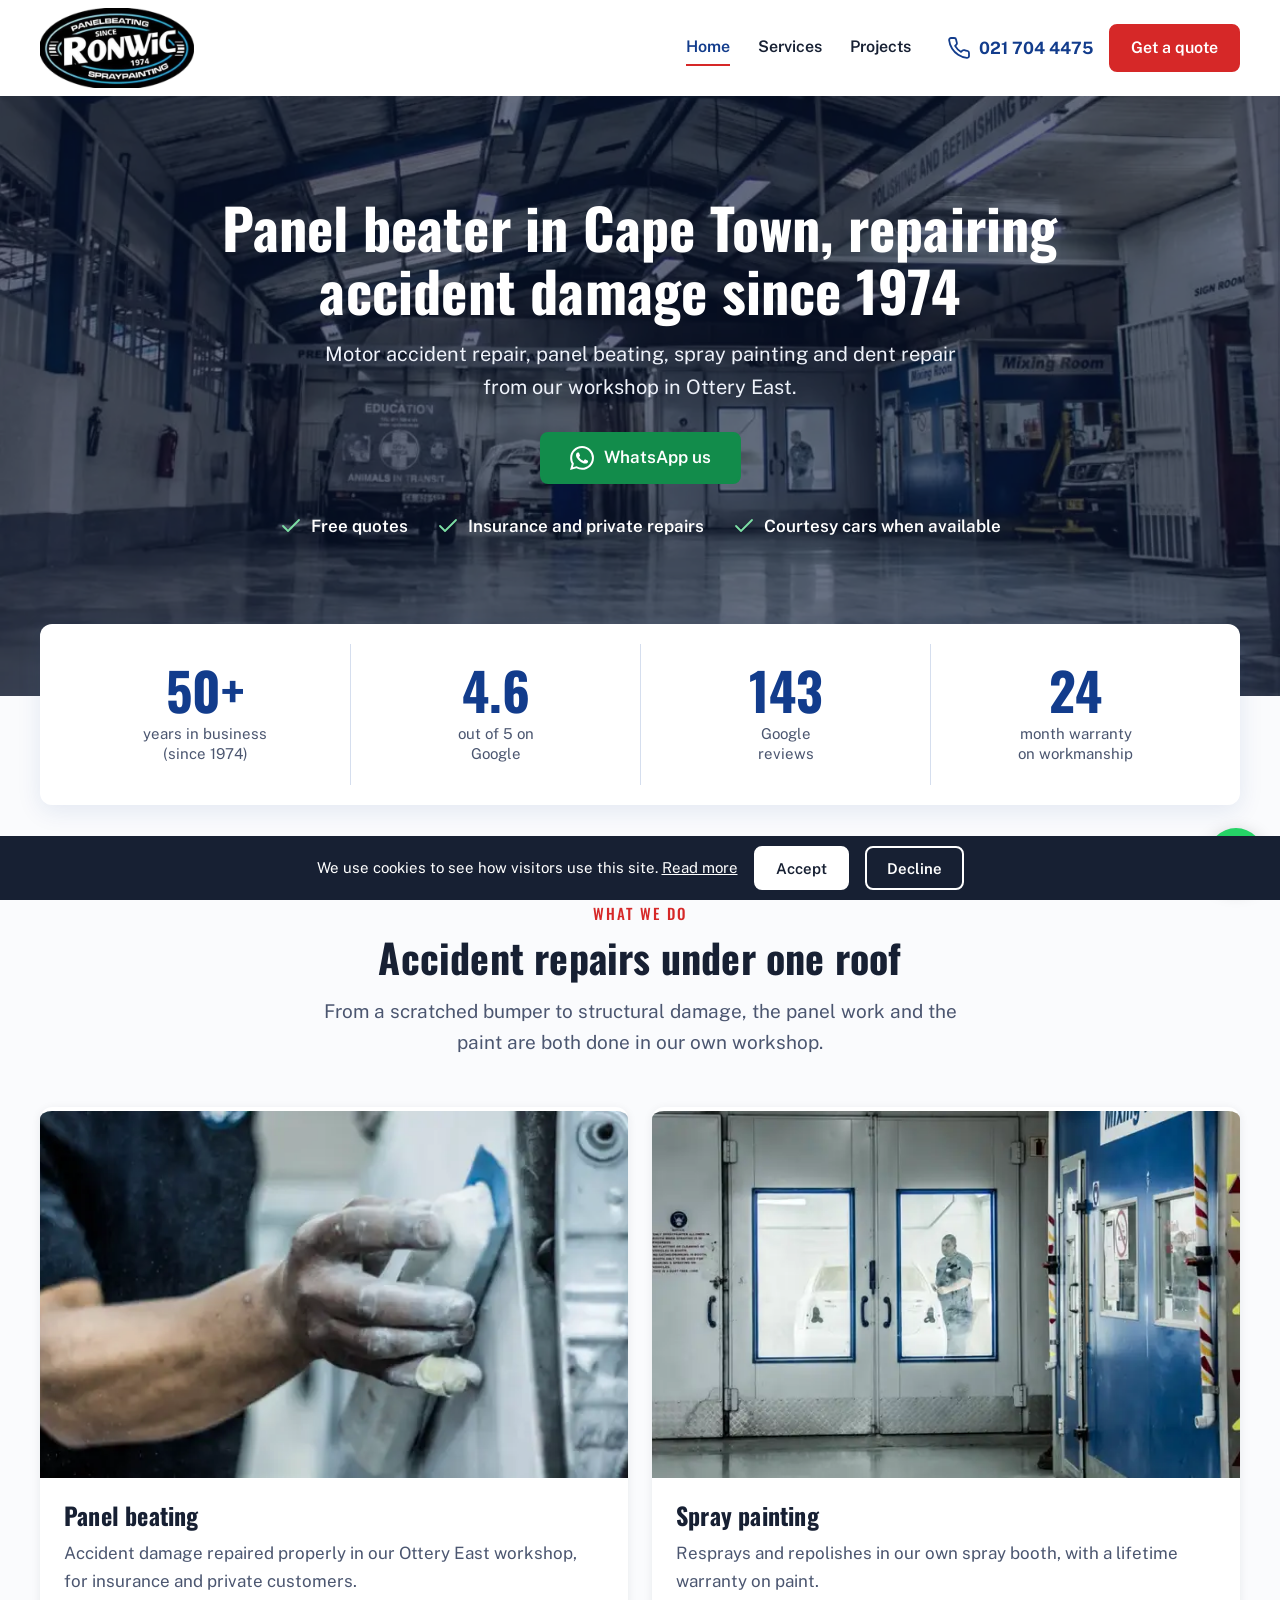
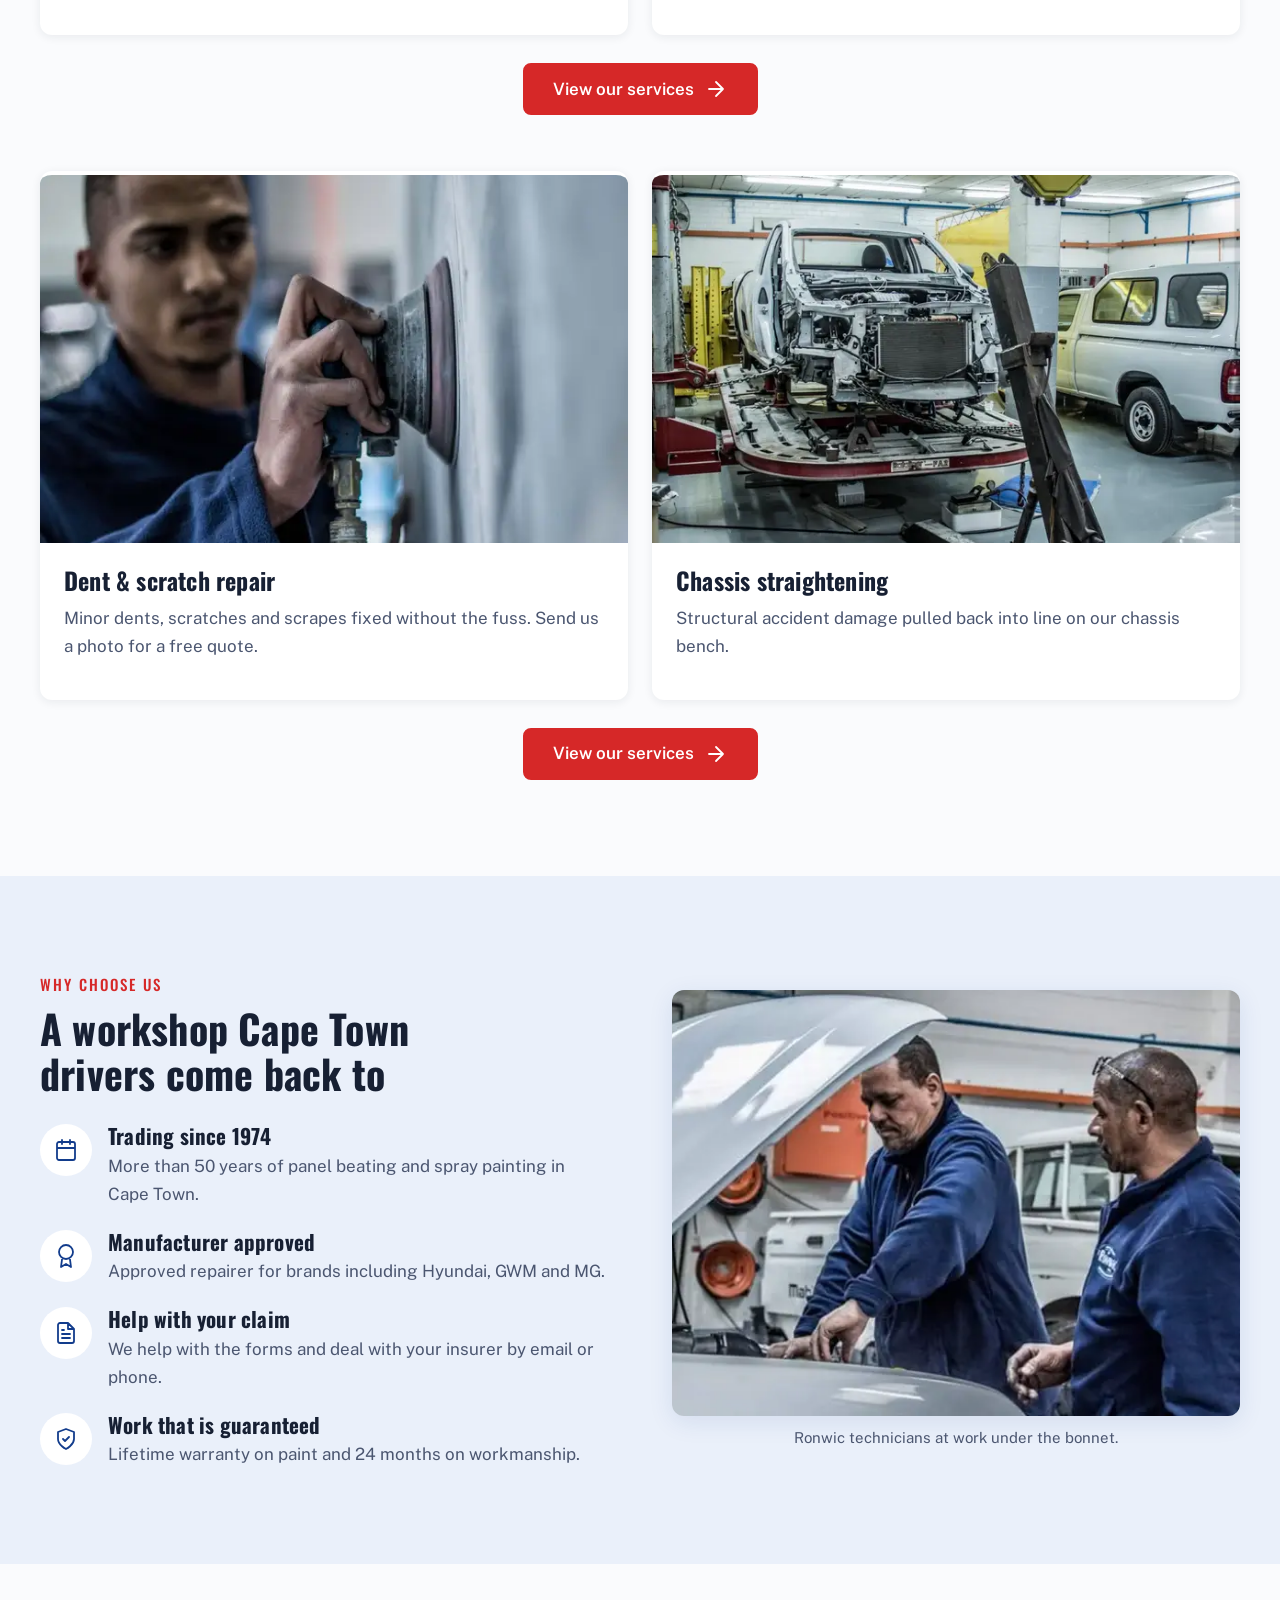
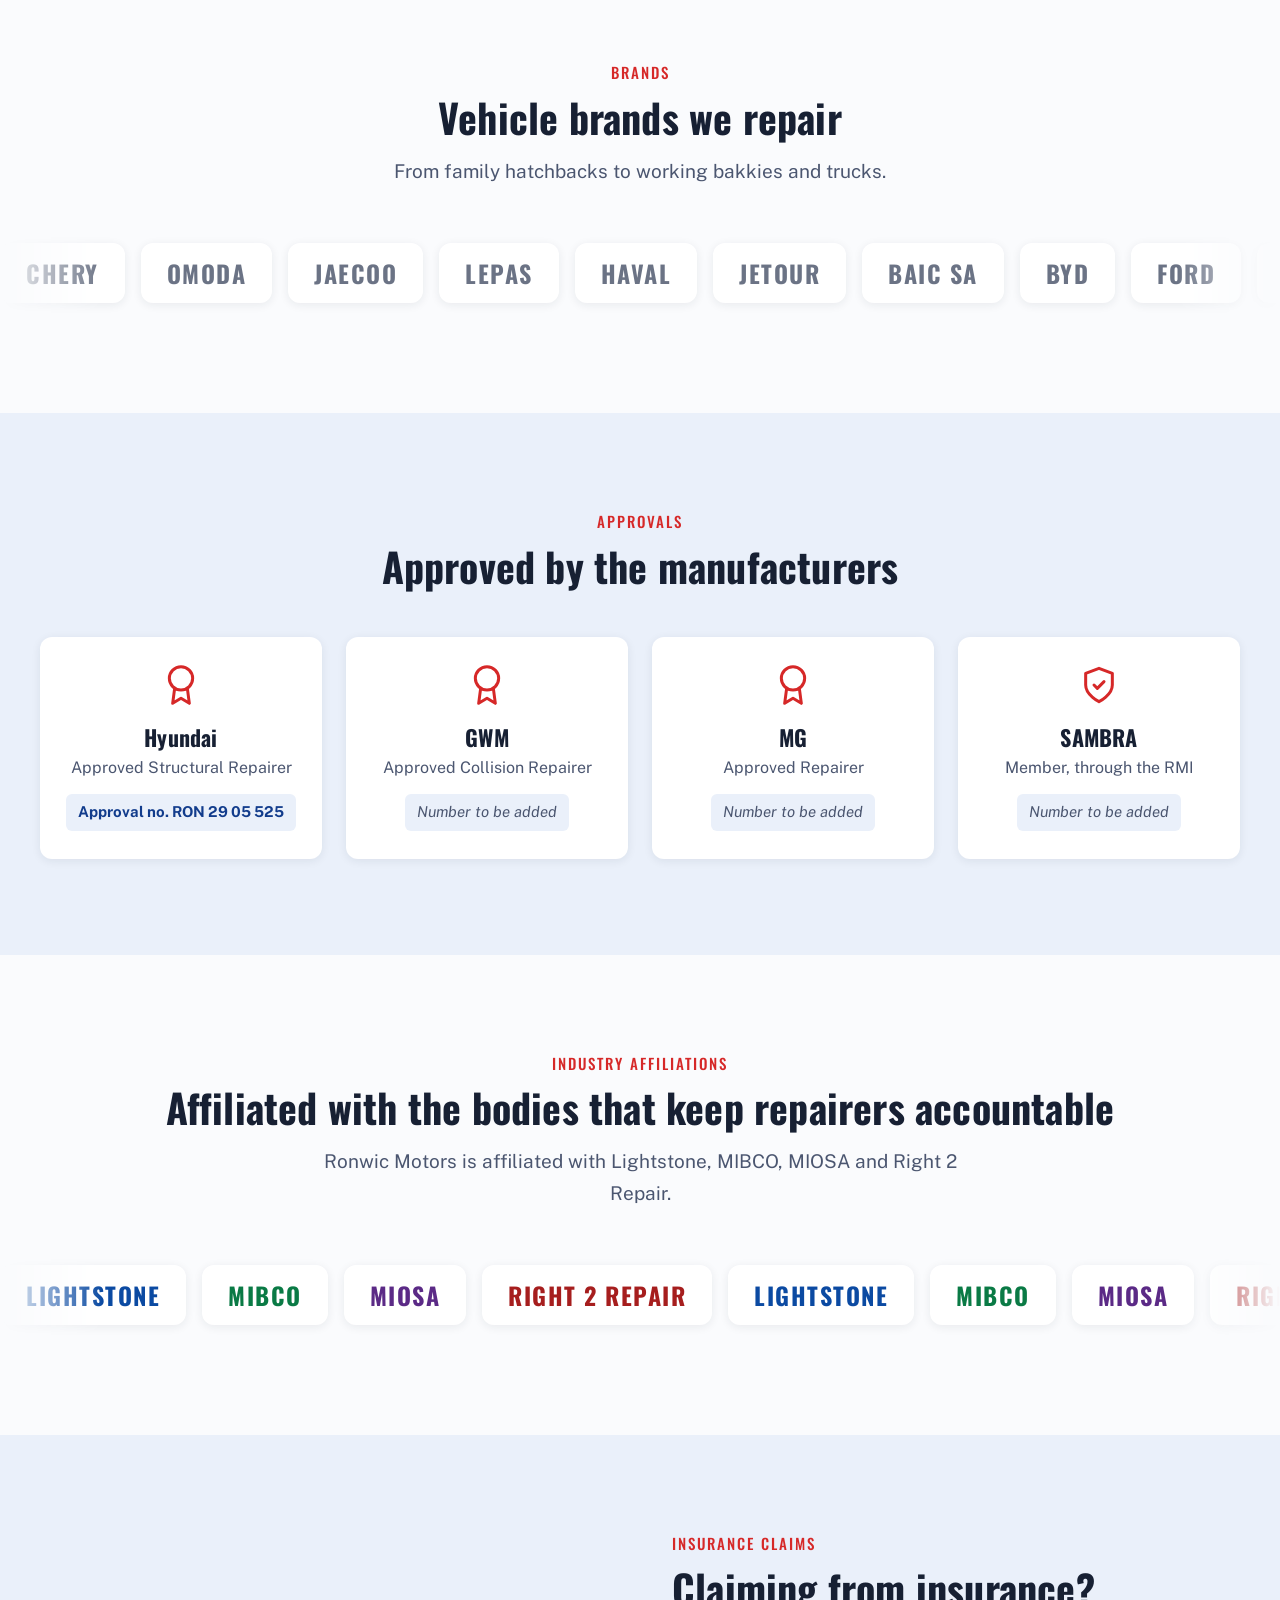
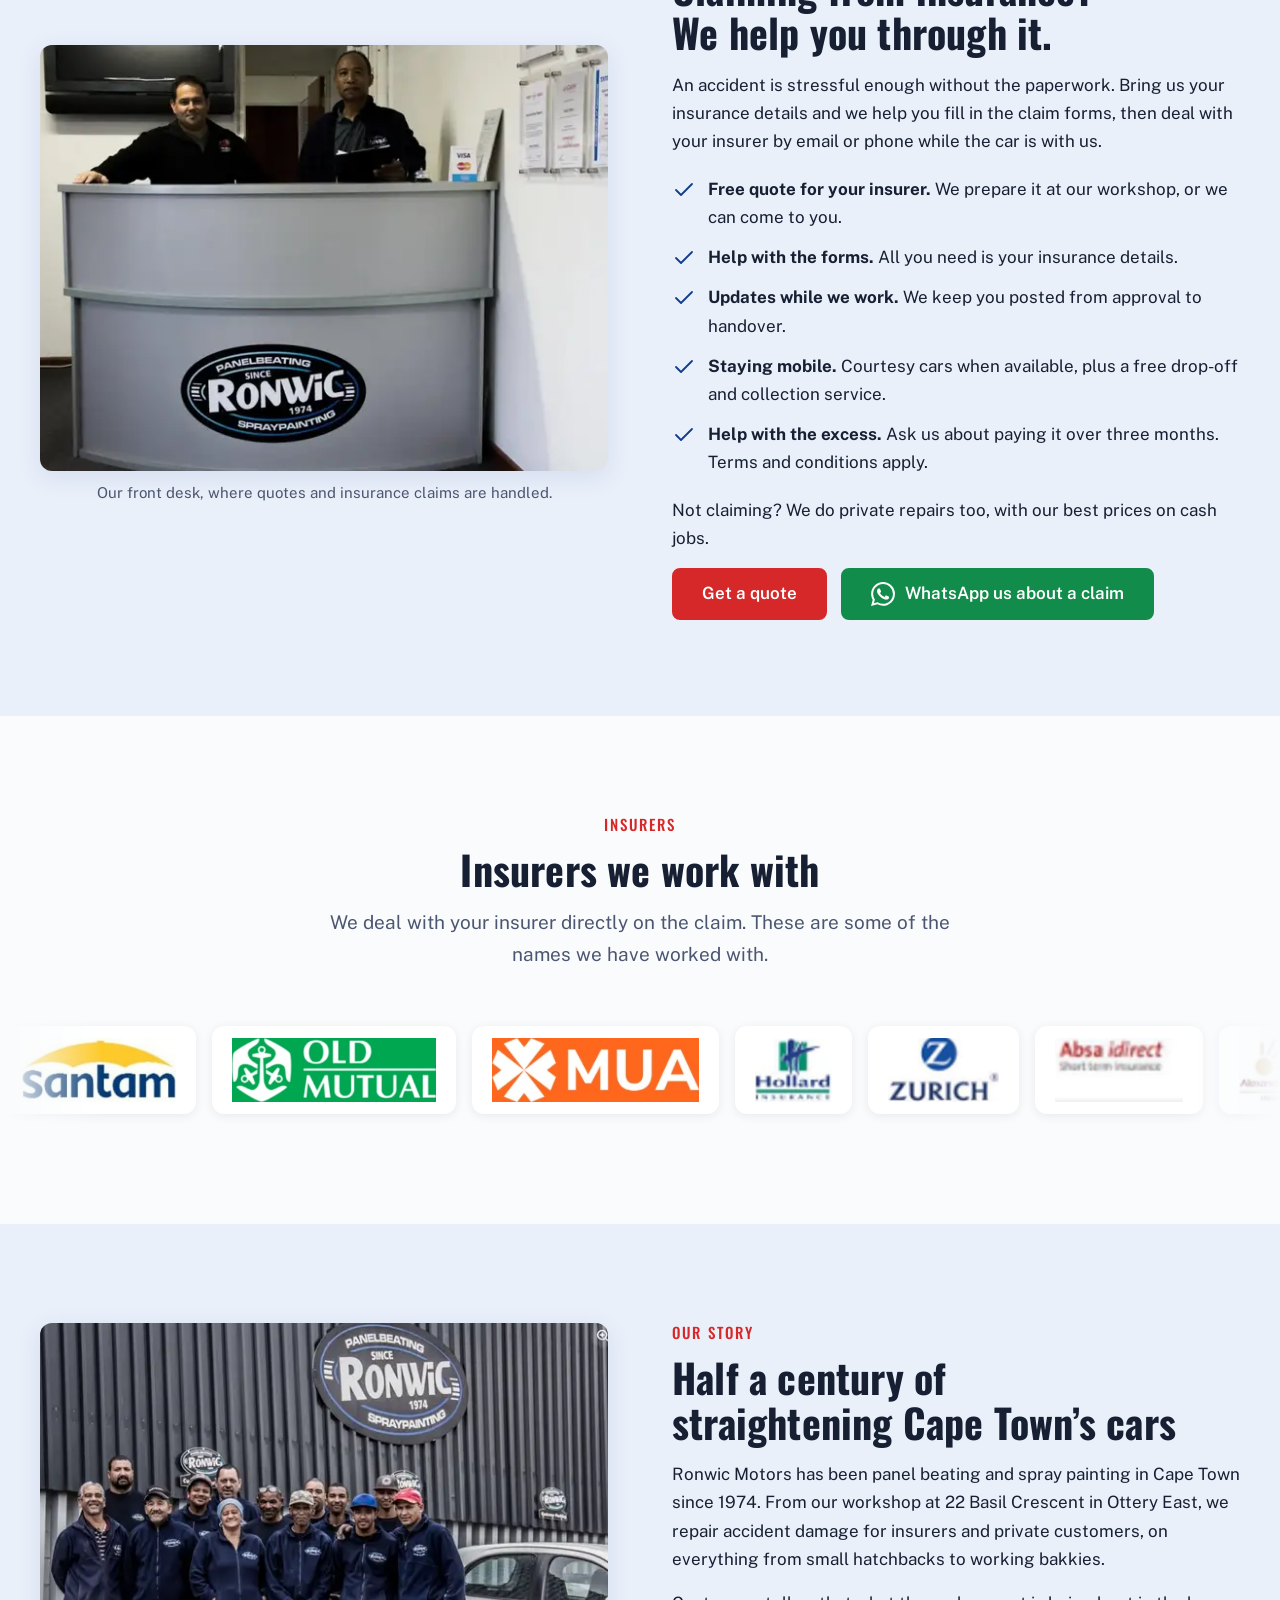
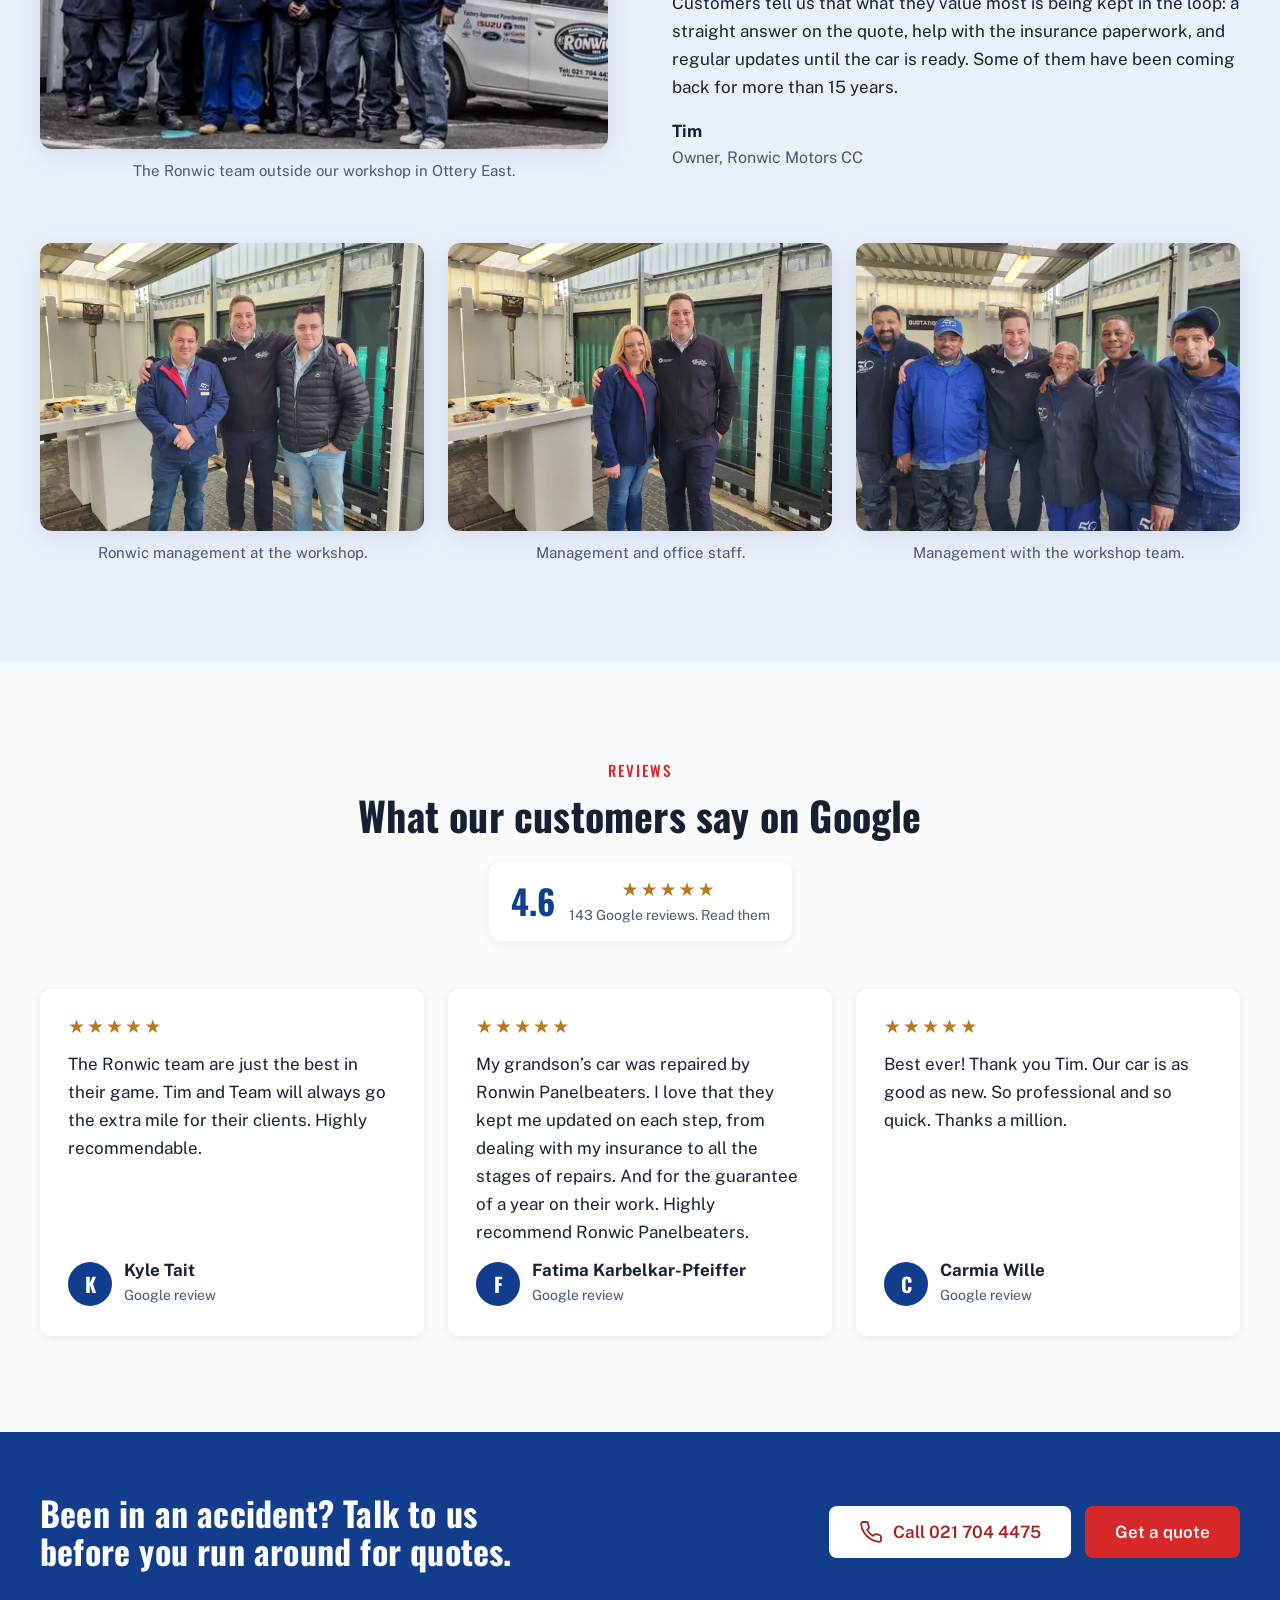
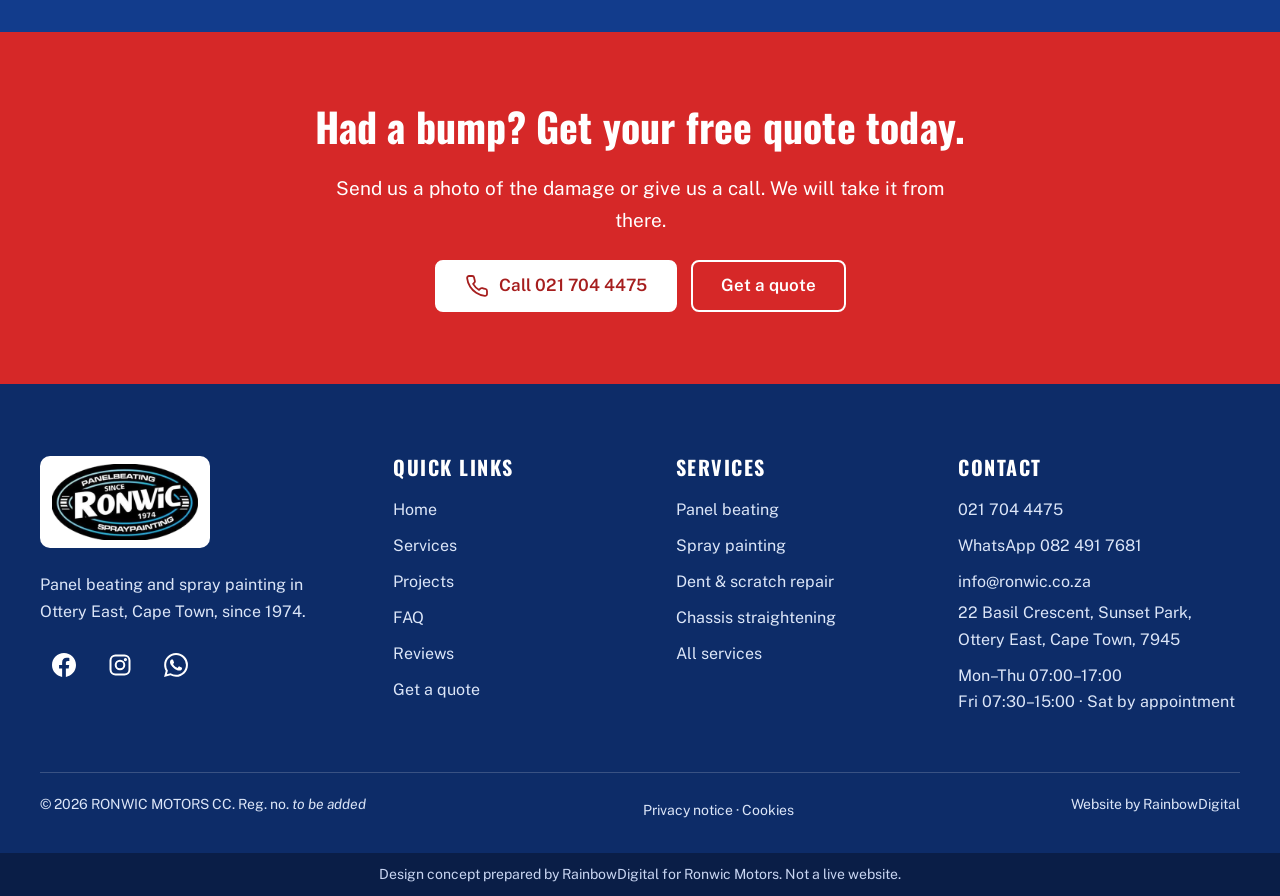
<file: index.html>
<!doctype html>
<html lang="en-ZA">
<head>
<meta charset="utf-8">
<meta name="viewport" content="width=device-width, initial-scale=1">
<title>Panel Beater in Cape Town | RONWIC MOTORS CC</title>
<meta name="description" content="RONWIC MOTORS CC: trusted panel beating and spray painting in Ottery East, Cape Town, since 1974. Free quotes: call 021 704 4475 or WhatsApp 082 491 7681.">
<meta name="robots" content="noindex, nofollow">
<link rel="canonical" href="https://www.ronwic.co.za/">
<meta name="geo.region" content="ZA-WC"><meta name="geo.placename" content="Ottery East, Cape Town">
<meta property="og:type" content="website"><meta property="og:locale" content="en_ZA"><meta property="og:site_name" content="RONWIC MOTORS CC">
<meta property="og:title" content="Panel Beater in Cape Town | RONWIC MOTORS CC"><meta property="og:description" content="RONWIC MOTORS CC: trusted panel beating and spray painting in Ottery East, Cape Town, since 1974. Free quotes: call 021 704 4475 or WhatsApp 082 491 7681.">
<meta property="og:url" content="https://www.ronwic.co.za/"><meta property="og:image" content="https://www.ronwic.co.za/assets/img/ronwic-link-preview.jpg">
<meta property="og:image:width" content="1200"><meta property="og:image:height" content="630"><meta name="twitter:card" content="summary_large_image">
<meta name="theme-color" content="#123C8C">
<link rel="icon" type="image/png" href="/favicon.png"><link rel="apple-touch-icon" href="/apple-touch-icon.png">
<link rel="preconnect" href="https://fonts.googleapis.com"><link rel="preconnect" href="https://fonts.gstatic.com" crossorigin>
<link rel="stylesheet" href="https://fonts.googleapis.com/css2?family=Oswald:wght@500;700&family=Public+Sans:wght@400;600;700&display=swap">
<link rel="stylesheet" href="/assets/css/style.css">
<script>document.documentElement.className='js';window.RONWIC={"wa":"27824917681","gaId":"","videoUrl":"","calendly":""};</script>
<script type="application/ld+json">{"@context":"https://schema.org","@type":["AutoRepair","AutoBodyShop"],"name":"RONWIC MOTORS CC","url":"https://www.ronwic.co.za/","image":"https://www.ronwic.co.za/assets/img/ronwic-link-preview.jpg","logo":"https://www.ronwic.co.za/assets/img/ronwic-logo.webp","telephone":"+27217044475","email":"info@ronwic.co.za","foundingDate":"1974","priceRange":"Free quotes","hasMap":"https://share.google/AQpTCWD2BZhiiZKKl","address":{"@type":"PostalAddress","streetAddress":"22 Basil Crescent, Sunset Park","addressLocality":"Ottery East, Cape Town","addressRegion":"Western Cape","postalCode":"7945","addressCountry":"ZA"},"areaServed":{"@type":"City","name":"Cape Town"},"knowsAbout":["Panel beating","Spray painting","Dent repair","Chassis straightening","Motor accident repair","Insurance claims"],"sameAs":[],"hasOfferCatalog":{"@type":"OfferCatalog","name":"Panel beating services","itemListElement":[{"@type":"Offer","itemOffered":{"@type":"Service","name":"Panel beating","description":"Accident damage repaired panel by panel. Dented, creased and torn bodywork is straightened or replaced, then prepared for paint in our Ottery East workshop.","areaServed":"Cape Town"}},{"@type":"Offer","itemOffered":{"@type":"Service","name":"Spray painting","description":"Resprays and repolishes done in our own spray booth, with colour mixed on site in our mixing room using PPG Envirobase paint. Lifetime warranty on paint.","areaServed":"Cape Town"}},{"@type":"Offer","itemOffered":{"@type":"Service","name":"Dent & scratch repair","description":"Minor dents, parking scrapes and key scratches sorted without the big-accident price tag. Send us photos on WhatsApp and ask about our prices for cash repairs.","areaServed":"Cape Town"}},{"@type":"Offer","itemOffered":{"@type":"Service","name":"Chassis straightening","description":"After a hard knock, the frame under the panels can be out of line. We mount the vehicle on our chassis bench and pull it back into shape before the panels go on.","areaServed":"Cape Town"}},{"@type":"Offer","itemOffered":{"@type":"Service","name":"Rust repairs & rustproofing","description":"Minor rust repaired before it spreads through the panel, and rustproofing to protect the bodywork afterwards. Handy for cars that live near the Cape coast.","areaServed":"Cape Town"}},{"@type":"Offer","itemOffered":{"@type":"Service","name":"Insurance claims","description":"We help you fill in the claim forms and deal with your insurer by email or phone. All you need to bring is your insurance details. Private claims are welcome too.","areaServed":"Cape Town"}}]},"openingHoursSpecification":[{"@type":"OpeningHoursSpecification","dayOfWeek":["Monday","Tuesday","Wednesday","Thursday"],"opens":"07:00","closes":"17:00"},{"@type":"OpeningHoursSpecification","dayOfWeek":"Friday","opens":"07:30","closes":"15:00"}]}</script>
<link rel="preload" as="image" href="/assets/img/workshop-floor-spray-booth-ottery.webp" imagesrcset="/assets/img/workshop-floor-spray-booth-ottery-640.webp 640w, /assets/img/workshop-floor-spray-booth-ottery.webp 1200w" imagesizes="100vw" fetchpriority="high">
</head>
<body>
<a class="skip" href="#main">Skip to content</a>
<header class="site-header">
  <div class="container">
    <a class="logo" href="/" aria-label="RONWIC MOTORS CC home"><img src="/assets/img/ronwic-logo.webp" alt="Ronwic Panelbeating and Spraypainting, since 1974" width="154" height="80"></a>
    <nav class="nav" aria-label="Main menu"><ul>
      <li><a href="/" aria-current="page"><span>Home</span></a></li>
      <li><a href="/services/"><span>Services</span></a></li>
      <li><a href="/projects/"><span>Projects</span></a></li>
    </ul></nav>
    <div class="header-cta">
      <a class="header-phone" href="tel:+27217044475"><svg class="icon" viewBox="0 0 24 24" aria-hidden="true"><path d="M22 16.92v3a2 2 0 0 1-2.18 2 19.79 19.79 0 0 1-8.63-3.07 19.5 19.5 0 0 1-6-6 19.79 19.79 0 0 1-3.07-8.67A2 2 0 0 1 4.11 2h3a2 2 0 0 1 2 1.72 12.84 12.84 0 0 0 .7 2.81 2 2 0 0 1-.45 2.11L8.09 9.91a16 16 0 0 0 6 6l1.27-1.27a2 2 0 0 1 2.11-.45 12.84 12.84 0 0 0 2.81.7A2 2 0 0 1 22 16.92z"/></svg> 021 704 4475</a>
      <a class="btn" href="/contact/">Get a quote</a>
    </div>
    <button class="burger" aria-expanded="false" aria-controls="mobile-menu" aria-label="Open menu"><svg class="icon" viewBox="0 0 24 24" aria-hidden="true"><path d="M3 6h18M3 12h18M3 18h18"/></svg></button>
  </div>
</header>
<nav class="mobile-menu" id="mobile-menu" aria-label="Mobile menu"><ul>
  <li><a href="/" aria-current="page">Home</a></li><li><a href="/services/">Services</a></li><li><a href="/projects/">Projects</a></li>
  <li><a href="/contact/" class="btn">Get a quote</a></li>
</ul></nav>
<main id="main">
<section class="hero">
  <img src="/assets/img/workshop-floor-spray-booth-ottery.webp" srcset="/assets/img/workshop-floor-spray-booth-ottery-640.webp 640w, /assets/img/workshop-floor-spray-booth-ottery.webp 1200w" sizes="100vw" alt="Inside the Ronwic Motors workshop in Ottery East, with preparation bays, spray booth and paint mixing room" width="1200" height="800" fetchpriority="high" decoding="async">
  <div class="container">
    <h1 class="load">Panel beater in Cape Town, repairing accident damage since 1974</h1>
    <p class="sub load" style="--d:.12s">Motor accident repair, panel beating, spray painting and dent repair from our workshop in Ottery East.</p>
    <div class="btn-row load" style="--d:.24s"><a class="btn wa" href="https://wa.me/27824917681?text=Hi%2C%20I%E2%80%99d%20like%20a%20quote%20for%E2%80%A6" target="_blank" rel="noopener"><svg class="icon" style="fill:currentColor;stroke:none" viewBox="0 0 24 24" aria-hidden="true"><path d="M17.472 14.382c-.297-.149-1.758-.867-2.03-.967-.273-.099-.471-.148-.67.15-.197.297-.767.966-.94 1.164-.173.199-.347.223-.644.075-.297-.15-1.255-.463-2.39-1.475-.883-.788-1.48-1.761-1.653-2.059-.173-.297-.018-.458.13-.606.134-.133.298-.347.446-.52.149-.174.198-.298.298-.497.099-.198.05-.371-.025-.52-.075-.149-.669-1.612-.916-2.207-.242-.579-.487-.5-.669-.51-.173-.008-.371-.01-.57-.01-.198 0-.52.074-.792.372-.272.297-1.04 1.016-1.04 2.479 0 1.462 1.065 2.875 1.213 3.074.149.198 2.096 3.2 5.077 4.487.709.306 1.262.489 1.694.625.712.227 1.36.195 1.871.118.571-.085 1.758-.719 2.006-1.413.248-.694.248-1.289.173-1.413-.074-.124-.272-.198-.57-.347m-5.421 7.403h-.004a9.87 9.87 0 01-5.031-1.378l-.361-.214-3.741.982.998-3.648-.235-.374a9.86 9.86 0 01-1.51-5.26c.001-5.45 4.436-9.884 9.888-9.884 2.64 0 5.122 1.03 6.988 2.898a9.825 9.825 0 012.893 6.994c-.003 5.45-4.437 9.884-9.885 9.884m8.413-18.297A11.815 11.815 0 0012.05 0C5.495 0 .16 5.335.157 11.892c0 2.096.547 4.142 1.588 5.945L.057 24l6.305-1.654a11.882 11.882 0 005.683 1.448h.005c6.554 0 11.89-5.335 11.893-11.893a11.821 11.821 0 00-3.48-8.413z"/></svg> WhatsApp us</a></div>
    <ul class="ticks load" style="--d:.36s"><li><svg class="icon" viewBox="0 0 24 24" aria-hidden="true"><path d="M20 6 9 17l-5-5"/></svg> Free quotes</li><li><svg class="icon" viewBox="0 0 24 24" aria-hidden="true"><path d="M20 6 9 17l-5-5"/></svg> Insurance and private repairs</li><li><svg class="icon" viewBox="0 0 24 24" aria-hidden="true"><path d="M20 6 9 17l-5-5"/></svg> Courtesy cars when available</li></ul>
  </div>
</section>
<section class="trust" aria-label="Ronwic in numbers"><div class="container"><div class="trust-card">
  <div><b data-count="50" data-suffix="+">50+</b><span>years in business<br>(since 1974)</span></div>
  <div><b data-count="4.6" data-dec="1">4.6</b><span>out of 5 on<br>Google</span></div>
  <div><b data-count="143">143</b><span>Google<br>reviews</span></div>
  <div><b data-count="24">24</b><span>month warranty<br>on workmanship</span></div>
</div></div></section>
<section class="section"><div class="container">
  <div class="section-head center"><p class="eyebrow">What we do</p><h2>Accident repairs under one roof</h2><p class="lead">From a scratched bumper to structural damage, the panel work and the paint are both done in our own workshop.</p></div>
  <div class="grid c2"><a class="card lift reveal" style="--d:0s;text-decoration:none;color:inherit" href="/services/#panel-beating"><img src="/assets/img/panel-filler-applied-by-hand-640.webp" srcset="/assets/img/panel-filler-applied-by-hand-640.webp 640w, /assets/img/panel-filler-applied-by-hand.webp 1200w" sizes="(min-width:700px) 50vw, 100vw" alt="Ronwic panel beater smoothing body filler onto a repaired panel by hand" width="640" height="400" loading="lazy" decoding="async"><div class="card-body"><h3>Panel beating</h3><p>Accident damage repaired properly in our Ottery East workshop, for insurance and private customers.</p></div></a><a class="card lift reveal" style="--d:0.12s;text-decoration:none;color:inherit" href="/services/#spray-painting"><img src="/assets/img/spray-booth-painter-at-work-640.webp" srcset="/assets/img/spray-booth-painter-at-work-640.webp 640w, /assets/img/spray-booth-painter-at-work.webp 1200w" sizes="(min-width:700px) 50vw, 100vw" alt="Painter inside the spray booth next to the paint mixing room at Ronwic Motors" width="640" height="400" loading="lazy" decoding="async"><div class="card-body"><h3>Spray painting</h3><p>Resprays and repolishes in our own spray booth, with a lifetime warranty on paint.</p></div></a></div>
  <p class="center" style="margin:28px 0 0"><a class="btn" href="/services/">View our services <svg class="icon" viewBox="0 0 24 24" aria-hidden="true"><path d="M5 12h14M12 5l7 7-7 7"/></svg></a></p>
  <div class="grid c2" style="margin-top:56px"><a class="card lift reveal" style="--d:0s;text-decoration:none;color:inherit" href="/services/#dent-repair"><img src="/assets/img/sanding-panel-before-paint-640.webp" srcset="/assets/img/sanding-panel-before-paint-640.webp 640w, /assets/img/sanding-panel-before-paint.webp 1200w" sizes="(min-width:700px) 50vw, 100vw" alt="Technician sanding a car panel smooth before it is painted" width="640" height="400" loading="lazy" decoding="async"><div class="card-body"><h3>Dent & scratch repair</h3><p>Minor dents, scratches and scrapes fixed without the fuss. Send us a photo for a free quote.</p></div></a><a class="card lift reveal" style="--d:0.12s;text-decoration:none;color:inherit" href="/services/#chassis-straightening"><img src="/assets/img/bakkie-on-chassis-straightening-jig-640.webp" srcset="/assets/img/bakkie-on-chassis-straightening-jig-640.webp 640w, /assets/img/bakkie-on-chassis-straightening-jig.webp 1200w" sizes="(min-width:700px) 50vw, 100vw" alt="Stripped bakkie mounted on the chassis straightening bench in the Ronwic workshop" width="640" height="400" loading="lazy" decoding="async"><div class="card-body"><h3>Chassis straightening</h3><p>Structural accident damage pulled back into line on our chassis bench.</p></div></a></div>
  <p class="center" style="margin:28px 0 0"><a class="btn" href="/services/">View our services <svg class="icon" viewBox="0 0 24 24" aria-hidden="true"><path d="M5 12h14M12 5l7 7-7 7"/></svg></a></p>
</div></section>
<section class="section tint"><div class="container split">
  <div>
    <p class="eyebrow">Why choose us</p><h2>A workshop Cape Town drivers come back to</h2>
    <ul class="points">
      <li><span class="ic"><svg class="icon" viewBox="0 0 24 24" aria-hidden="true"><path d="M3 6a2 2 0 0 1 2-2h14a2 2 0 0 1 2 2v14a2 2 0 0 1-2 2H5a2 2 0 0 1-2-2zM16 2v4M8 2v4M3 10h18"/></svg></span><div><h3>Trading since 1974</h3><p>More than 50 years of panel beating and spray painting in Cape Town.</p></div></li>
      <li><span class="ic"><svg class="icon" viewBox="0 0 24 24" aria-hidden="true"><path d="M12 15a7 7 0 1 0 0-14 7 7 0 0 0 0 14zM8.21 13.89 7 23l5-3 5 3-1.21-9.12"/></svg></span><div><h3>Manufacturer approved</h3><p>Approved repairer for brands including Hyundai, GWM and MG.</p></div></li>
      <li><span class="ic"><svg class="icon" viewBox="0 0 24 24" aria-hidden="true"><path d="M14 2H6a2 2 0 0 0-2 2v16a2 2 0 0 0 2 2h12a2 2 0 0 0 2-2V8zM14 2v6h6M16 13H8M16 17H8M10 9H8"/></svg></span><div><h3>Help with your claim</h3><p>We help with the forms and deal with your insurer by email or phone.</p></div></li>
      <li><span class="ic"><svg class="icon" viewBox="0 0 24 24" aria-hidden="true"><path d="M12 22s8-4 8-10V5l-8-3-8 3v7c0 6 8 10 8 10zM9 12l2 2 4-4"/></svg></span><div><h3>Work that is guaranteed</h3><p>Lifetime warranty on paint and 24 months on workmanship.</p></div></li>
    </ul>
  </div>
  <figure class="fig reveal"><img src="/assets/img/technicians-checking-engine-bay-640.webp" srcset="/assets/img/technicians-checking-engine-bay-640.webp 640w, /assets/img/technicians-checking-engine-bay.webp 1200w" sizes="(min-width:900px) 600px, 100vw" alt="Two Ronwic technicians in branded workwear working under the bonnet of a vehicle" width="800" height="600" class="photo" loading="lazy" decoding="async"><figcaption>Ronwic technicians at work under the bonnet.</figcaption></figure>
</div></section>
<section class="section">
  <div class="container"><div class="section-head center"><p class="eyebrow">Brands</p><h2>Vehicle brands we repair</h2><p class="lead">From family hatchbacks to working bakkies and trucks.</p></div></div>
  <div class="marquee ltr"><ul class="brands grey"><li>Chery</li><li>Omoda</li><li>Jaecoo</li><li>Lepas</li><li>Haval</li><li>Jetour</li><li>BAIC SA</li><li>BYD</li><li>Ford</li><li>Foton</li><li>GAC</li><li>Geely</li><li>GWM</li><li>Isuzu</li><li>Isuzu Trucks</li><li>JAC</li><li>JMC</li><li>LDV</li><li>Mahindra</li><li>Mazda</li><li>Proton</li><li>Renault</li><li>Suzuki</li><li>Tata</li><li aria-hidden="true" class="dup">Chery</li><li aria-hidden="true" class="dup">Omoda</li><li aria-hidden="true" class="dup">Jaecoo</li><li aria-hidden="true" class="dup">Lepas</li><li aria-hidden="true" class="dup">Haval</li><li aria-hidden="true" class="dup">Jetour</li><li aria-hidden="true" class="dup">BAIC SA</li><li aria-hidden="true" class="dup">BYD</li><li aria-hidden="true" class="dup">Ford</li><li aria-hidden="true" class="dup">Foton</li><li aria-hidden="true" class="dup">GAC</li><li aria-hidden="true" class="dup">Geely</li><li aria-hidden="true" class="dup">GWM</li><li aria-hidden="true" class="dup">Isuzu</li><li aria-hidden="true" class="dup">Isuzu Trucks</li><li aria-hidden="true" class="dup">JAC</li><li aria-hidden="true" class="dup">JMC</li><li aria-hidden="true" class="dup">LDV</li><li aria-hidden="true" class="dup">Mahindra</li><li aria-hidden="true" class="dup">Mazda</li><li aria-hidden="true" class="dup">Proton</li><li aria-hidden="true" class="dup">Renault</li><li aria-hidden="true" class="dup">Suzuki</li><li aria-hidden="true" class="dup">Tata</li></ul></div>
</section>
<section class="section tint"><div class="container">
  <div class="section-head center"><p class="eyebrow">Approvals</p><h2>Approved by the manufacturers</h2></div>
  <div class="grid c4">
    <div class="badge reveal"><svg class="icon" viewBox="0 0 24 24" aria-hidden="true"><path d="M12 15a7 7 0 1 0 0-14 7 7 0 0 0 0 14zM8.21 13.89 7 23l5-3 5 3-1.21-9.12"/></svg><h3>Hyundai</h3><p>Approved Structural Repairer</p><span class="num">Approval no. RON 29 05 525</span></div>
    <div class="badge reveal" style="--d:.1s"><svg class="icon" viewBox="0 0 24 24" aria-hidden="true"><path d="M12 15a7 7 0 1 0 0-14 7 7 0 0 0 0 14zM8.21 13.89 7 23l5-3 5 3-1.21-9.12"/></svg><h3>GWM</h3><p>Approved Collision Repairer</p><span class="num todo">Number to be added</span></div>
    <div class="badge reveal" style="--d:.2s"><svg class="icon" viewBox="0 0 24 24" aria-hidden="true"><path d="M12 15a7 7 0 1 0 0-14 7 7 0 0 0 0 14zM8.21 13.89 7 23l5-3 5 3-1.21-9.12"/></svg><h3>MG</h3><p>Approved Repairer</p><span class="num todo">Number to be added</span></div>
    <div class="badge reveal" style="--d:.3s"><svg class="icon" viewBox="0 0 24 24" aria-hidden="true"><path d="M12 22s8-4 8-10V5l-8-3-8 3v7c0 6 8 10 8 10zM9 12l2 2 4-4"/></svg><h3>SAMBRA</h3><p>Member, through the RMI</p><span class="num todo">Number to be added</span></div>
  </div>
</div></section>
<section class="section">
  <div class="container"><div class="section-head center"><p class="eyebrow">Industry affiliations</p><h2>Affiliated with the bodies that keep repairers accountable</h2><p class="lead">Ronwic Motors is affiliated with Lightstone, MIBCO, MIOSA and Right 2 Repair.</p></div></div>
  <div class="marquee rtl"><ul class="brands colour"><li>Lightstone</li><li>MIBCO</li><li>MIOSA</li><li>Right 2 Repair</li><li aria-hidden="true" class="dup">Lightstone</li><li aria-hidden="true" class="dup">MIBCO</li><li aria-hidden="true" class="dup">MIOSA</li><li aria-hidden="true" class="dup">Right 2 Repair</li><li aria-hidden="true" class="dup">Lightstone</li><li aria-hidden="true" class="dup">MIBCO</li><li aria-hidden="true" class="dup">MIOSA</li><li aria-hidden="true" class="dup">Right 2 Repair</li><li aria-hidden="true" class="dup">Lightstone</li><li aria-hidden="true" class="dup">MIBCO</li><li aria-hidden="true" class="dup">MIOSA</li><li aria-hidden="true" class="dup">Right 2 Repair</li><li aria-hidden="true" class="dup">Lightstone</li><li aria-hidden="true" class="dup">MIBCO</li><li aria-hidden="true" class="dup">MIOSA</li><li aria-hidden="true" class="dup">Right 2 Repair</li><li aria-hidden="true" class="dup">Lightstone</li><li aria-hidden="true" class="dup">MIBCO</li><li aria-hidden="true" class="dup">MIOSA</li><li aria-hidden="true" class="dup">Right 2 Repair</li><li aria-hidden="true" class="dup">Lightstone</li><li aria-hidden="true" class="dup">MIBCO</li><li aria-hidden="true" class="dup">MIOSA</li><li aria-hidden="true" class="dup">Right 2 Repair</li><li aria-hidden="true" class="dup">Lightstone</li><li aria-hidden="true" class="dup">MIBCO</li><li aria-hidden="true" class="dup">MIOSA</li><li aria-hidden="true" class="dup">Right 2 Repair</li><li aria-hidden="true" class="dup">Lightstone</li><li aria-hidden="true" class="dup">MIBCO</li><li aria-hidden="true" class="dup">MIOSA</li><li aria-hidden="true" class="dup">Right 2 Repair</li><li aria-hidden="true" class="dup">Lightstone</li><li aria-hidden="true" class="dup">MIBCO</li><li aria-hidden="true" class="dup">MIOSA</li><li aria-hidden="true" class="dup">Right 2 Repair</li></ul></div>
</section>
<section class="section tint" id="insurance-claims"><div class="container split flip">
  <div><p class="eyebrow">Insurance claims</p><h2>Claiming from insurance? We help you through it.</h2>
    <p>An accident is stressful enough without the paperwork. Bring us your insurance details and we help you fill in the claim forms, then deal with your insurer by email or phone while the car is with us.</p>
    <ul class="checks">
      <li><svg class="icon" viewBox="0 0 24 24" aria-hidden="true"><path d="M20 6 9 17l-5-5"/></svg><span><b>Free quote for your insurer.</b> We prepare it at our workshop, or we can come to you.</span></li>
      <li><svg class="icon" viewBox="0 0 24 24" aria-hidden="true"><path d="M20 6 9 17l-5-5"/></svg><span><b>Help with the forms.</b> All you need is your insurance details.</span></li>
      <li><svg class="icon" viewBox="0 0 24 24" aria-hidden="true"><path d="M20 6 9 17l-5-5"/></svg><span><b>Updates while we work.</b> We keep you posted from approval to handover.</span></li>
      <li><svg class="icon" viewBox="0 0 24 24" aria-hidden="true"><path d="M20 6 9 17l-5-5"/></svg><span><b>Staying mobile.</b> Courtesy cars when available, plus a free drop-off and collection service.</span></li>
      <li><svg class="icon" viewBox="0 0 24 24" aria-hidden="true"><path d="M20 6 9 17l-5-5"/></svg><span><b>Help with the excess.</b> Ask us about paying it over three months. Terms and conditions apply.</span></li>
    </ul>
    <p>Not claiming? We do private repairs too, with our best prices on cash jobs.</p>
    <div class="btn-row"><a class="btn " href="/contact/?job=Insurance%20claims">Get a quote</a><a class="btn wa" href="https://wa.me/27824917681?text=Hi%2C%20I%20need%20help%20with%20an%20insurance%20claim%20repair." target="_blank" rel="noopener"><svg class="icon" style="fill:currentColor;stroke:none" viewBox="0 0 24 24" aria-hidden="true"><path d="M17.472 14.382c-.297-.149-1.758-.867-2.03-.967-.273-.099-.471-.148-.67.15-.197.297-.767.966-.94 1.164-.173.199-.347.223-.644.075-.297-.15-1.255-.463-2.39-1.475-.883-.788-1.48-1.761-1.653-2.059-.173-.297-.018-.458.13-.606.134-.133.298-.347.446-.52.149-.174.198-.298.298-.497.099-.198.05-.371-.025-.52-.075-.149-.669-1.612-.916-2.207-.242-.579-.487-.5-.669-.51-.173-.008-.371-.01-.57-.01-.198 0-.52.074-.792.372-.272.297-1.04 1.016-1.04 2.479 0 1.462 1.065 2.875 1.213 3.074.149.198 2.096 3.2 5.077 4.487.709.306 1.262.489 1.694.625.712.227 1.36.195 1.871.118.571-.085 1.758-.719 2.006-1.413.248-.694.248-1.289.173-1.413-.074-.124-.272-.198-.57-.347m-5.421 7.403h-.004a9.87 9.87 0 01-5.031-1.378l-.361-.214-3.741.982.998-3.648-.235-.374a9.86 9.86 0 01-1.51-5.26c.001-5.45 4.436-9.884 9.888-9.884 2.64 0 5.122 1.03 6.988 2.898a9.825 9.825 0 012.893 6.994c-.003 5.45-4.437 9.884-9.885 9.884m8.413-18.297A11.815 11.815 0 0012.05 0C5.495 0 .16 5.335.157 11.892c0 2.096.547 4.142 1.588 5.945L.057 24l6.305-1.654a11.882 11.882 0 005.683 1.448h.005c6.554 0 11.89-5.335 11.893-11.893a11.821 11.821 0 00-3.48-8.413z"/></svg> WhatsApp us about a claim</a></div></div>
  <figure class="fig reveal"><img src="/assets/img/reception-desk-ronwic-staff-640.webp" srcset="/assets/img/reception-desk-ronwic-staff-640.webp 640w, /assets/img/reception-desk-ronwic-staff.webp 1200w" sizes="(min-width:900px) 600px, 100vw" alt="Two Ronwic staff members behind the reception desk with the Ronwic logo on the front" width="800" height="600" class="photo" loading="lazy" decoding="async"><figcaption>Our front desk, where quotes and insurance claims are handled.</figcaption></figure>
</div></section>
<section class="section"><div class="container center">
  <div class="section-head"><p class="eyebrow">Insurers</p><h2>Insurers we work with</h2><p class="lead">We deal with your insurer directly on the claim. These are some of the names we have worked with.</p></div>
</div>
  <div class="marquee rtl"><ul class="brands logos"><li><img src="/assets/img/insurer-logo-santam.webp" alt="Santam logo" width="156" height="64" loading="lazy" decoding="async"></li><li><img src="/assets/img/insurer-logo-old-mutual.webp" alt="Old Mutual logo" width="204" height="64" loading="lazy" decoding="async"></li><li><img src="/assets/img/insurer-logo-mua.webp" alt="MUA logo" width="207" height="64" loading="lazy" decoding="async"></li><li><img src="/assets/img/insurer-logo-hollard.webp" alt="Hollard Insurance logo" width="77" height="64" loading="lazy" decoding="async"></li><li><img src="/assets/img/insurer-logo-zurich.webp" alt="Zurich logo" width="111" height="64" loading="lazy" decoding="async"></li><li><img src="/assets/img/insurer-logo-absa-idirect.webp" alt="Absa idirect logo" width="128" height="64" loading="lazy" decoding="async"></li><li><img src="/assets/img/insurer-logo-alexander-forbes.webp" alt="Alexander Forbes Insurance logo" width="83" height="64" loading="lazy" decoding="async"></li><li><img src="/assets/img/insurer-logo-compass.webp" alt="Compass logo" width="80" height="64" loading="lazy" decoding="async"></li><li><img src="/assets/img/insurer-logo-etana.webp" alt="Etana Insurance logo" width="167" height="64" loading="lazy" decoding="async"></li><li><img src="/assets/img/insurer-logo-lion-of-africa.webp" alt="Lion of Africa logo" width="103" height="64" loading="lazy" decoding="async"></li><li><img src="/assets/img/insurer-logo-smart.webp" alt="Smart logo" width="82" height="64" loading="lazy" decoding="async"></li><li aria-hidden="true" class="dup"><img src="/assets/img/insurer-logo-santam.webp" alt="" width="156" height="64" loading="lazy" decoding="async"></li><li aria-hidden="true" class="dup"><img src="/assets/img/insurer-logo-old-mutual.webp" alt="" width="204" height="64" loading="lazy" decoding="async"></li><li aria-hidden="true" class="dup"><img src="/assets/img/insurer-logo-mua.webp" alt="" width="207" height="64" loading="lazy" decoding="async"></li><li aria-hidden="true" class="dup"><img src="/assets/img/insurer-logo-hollard.webp" alt="" width="77" height="64" loading="lazy" decoding="async"></li><li aria-hidden="true" class="dup"><img src="/assets/img/insurer-logo-zurich.webp" alt="" width="111" height="64" loading="lazy" decoding="async"></li><li aria-hidden="true" class="dup"><img src="/assets/img/insurer-logo-absa-idirect.webp" alt="" width="128" height="64" loading="lazy" decoding="async"></li><li aria-hidden="true" class="dup"><img src="/assets/img/insurer-logo-alexander-forbes.webp" alt="" width="83" height="64" loading="lazy" decoding="async"></li><li aria-hidden="true" class="dup"><img src="/assets/img/insurer-logo-compass.webp" alt="" width="80" height="64" loading="lazy" decoding="async"></li><li aria-hidden="true" class="dup"><img src="/assets/img/insurer-logo-etana.webp" alt="" width="167" height="64" loading="lazy" decoding="async"></li><li aria-hidden="true" class="dup"><img src="/assets/img/insurer-logo-lion-of-africa.webp" alt="" width="103" height="64" loading="lazy" decoding="async"></li><li aria-hidden="true" class="dup"><img src="/assets/img/insurer-logo-smart.webp" alt="" width="82" height="64" loading="lazy" decoding="async"></li></ul></div>
</section>
<section class="section tint"><div class="container split">
  <figure class="fig reveal"><img src="/assets/img/ronwic-team-outside-workshop-640.webp" srcset="/assets/img/ronwic-team-outside-workshop-640.webp 640w, /assets/img/ronwic-team-outside-workshop.webp 1200w" sizes="(min-width:900px) 600px, 100vw" alt="The Ronwic Motors team standing together outside the workshop under the Ronwic sign" width="800" height="600" class="photo" loading="lazy" decoding="async"><figcaption>The Ronwic team outside our workshop in Ottery East.</figcaption></figure>
  <div><p class="eyebrow">Our story</p><h2>Half a century of straightening Cape Town’s cars</h2>
    <p>Ronwic Motors has been panel beating and spray painting in Cape Town since 1974. From our workshop at 22 Basil Crescent in Ottery East, we repair accident damage for insurers and private customers, on everything from small hatchbacks to working bakkies.</p>
    <p>Customers tell us that what they value most is being kept in the loop: a straight answer on the quote, help with the insurance paperwork, and regular updates until the car is ready. Some of them have been coming back for more than 15 years.</p>
    <p class="sign">Tim<span>Owner, Ronwic Motors CC</span></p></div>
</div>
<div class="container"><div class="grid c3 staff">
  <figure class="fig reveal"><img src="/assets/img/ronwic-management-at-quotation-bay-640.webp" srcset="/assets/img/ronwic-management-at-quotation-bay-640.webp 640w, /assets/img/ronwic-management-at-quotation-bay.webp 1200w" sizes="(min-width:1000px) 380px, (min-width:700px) 50vw, 100vw" alt="Three men standing arm in arm in the covered quotation area at Ronwic Motors" width="800" height="600" class="photo" loading="lazy" decoding="async"><figcaption>Ronwic management at the workshop.</figcaption></figure>
  <figure class="fig reveal" style="--d:0.12s"><img src="/assets/img/ronwic-management-and-office-staff-640.webp" srcset="/assets/img/ronwic-management-and-office-staff-640.webp 640w, /assets/img/ronwic-management-and-office-staff.webp 1200w" sizes="(min-width:1000px) 380px, (min-width:700px) 50vw, 100vw" alt="A woman and a man standing together beside a refreshments table at Ronwic Motors" width="800" height="600" class="photo" loading="lazy" decoding="async"><figcaption>Management and office staff.</figcaption></figure>
  <figure class="fig reveal" style="--d:0.24s"><img src="/assets/img/ronwic-management-with-workshop-team-640.webp" srcset="/assets/img/ronwic-management-with-workshop-team-640.webp 640w, /assets/img/ronwic-management-with-workshop-team.webp 1200w" sizes="(min-width:1000px) 380px, (min-width:700px) 50vw, 100vw" alt="Six men, most in Ronwic workwear, smiling arm in arm at the Ronwic quotation bay" width="800" height="600" class="photo" loading="lazy" decoding="async"><figcaption>Management with the workshop team.</figcaption></figure>
</div></div></section>
<section class="section"><div class="container">
  <div class="section-head center"><p class="eyebrow">Reviews</p><h2>What our customers say on Google</h2><a class="rating-badge" href="/reviews/"><b>4.6</b><span><span class="stars" role="img" aria-label="4.6 out of 5 stars">★★★★★</span><small>143 Google reviews. Read them</small></span></a></div>
  <div class="grid c3"><figure class="review reveal" style="--d:0s"><span class="stars" role="img" aria-label="5 out of 5 stars">★★★★★</span><blockquote>The Ronwic team are just the best in their game. Tim and Team will always go the extra mile for their clients. Highly recommendable.</blockquote><figcaption><span class="avatar" aria-hidden="true">K</span><span><b>Kyle Tait</b><small>Google review</small></span></figcaption></figure><figure class="review reveal" style="--d:0.12s"><span class="stars" role="img" aria-label="5 out of 5 stars">★★★★★</span><blockquote>My grandson’s car was repaired by Ronwin Panelbeaters. I love that they kept me updated on each step, from dealing with my insurance to all the stages of repairs. And for the guarantee of a year on their work. Highly recommend Ronwic Panelbeaters.</blockquote><figcaption><span class="avatar" aria-hidden="true">F</span><span><b>Fatima Karbelkar-Pfeiffer</b><small>Google review</small></span></figcaption></figure><figure class="review reveal" style="--d:0.24s"><span class="stars" role="img" aria-label="5 out of 5 stars">★★★★★</span><blockquote>Best ever! Thank you Tim. Our car is as good as new. So professional and so quick. Thanks a million.</blockquote><figcaption><span class="avatar" aria-hidden="true">C</span><span><b>Carmia Wille</b><small>Google review</small></span></figcaption></figure></div>
</div></section>
<section class="band" aria-label="Call us"><div class="container"><h2>Been in an accident? Talk to us before you run around for quotes.</h2><div class="btn-row"><a class="btn white" href="tel:+27217044475"><svg class="icon" viewBox="0 0 24 24" aria-hidden="true"><path d="M22 16.92v3a2 2 0 0 1-2.18 2 19.79 19.79 0 0 1-8.63-3.07 19.5 19.5 0 0 1-6-6 19.79 19.79 0 0 1-3.07-8.67A2 2 0 0 1 4.11 2h3a2 2 0 0 1 2 1.72 12.84 12.84 0 0 0 .7 2.81 2 2 0 0 1-.45 2.11L8.09 9.91a16 16 0 0 0 6 6l1.27-1.27a2 2 0 0 1 2.11-.45 12.84 12.84 0 0 0 2.81.7A2 2 0 0 1 22 16.92z"/></svg> Call 021 704 4475</a><a class="btn " href="/contact/">Get a quote</a></div></div></section>
<section class="band final" aria-label="Get a quote">
  <div class="container">
    <h2>Had a bump? Get your free quote today.</h2>
    <p>Send us a photo of the damage or give us a call. We will take it from there.</p>
    <div class="btn-row"><a class="btn white" href="tel:+27217044475"><svg class="icon" viewBox="0 0 24 24" aria-hidden="true"><path d="M22 16.92v3a2 2 0 0 1-2.18 2 19.79 19.79 0 0 1-8.63-3.07 19.5 19.5 0 0 1-6-6 19.79 19.79 0 0 1-3.07-8.67A2 2 0 0 1 4.11 2h3a2 2 0 0 1 2 1.72 12.84 12.84 0 0 0 .7 2.81 2 2 0 0 1-.45 2.11L8.09 9.91a16 16 0 0 0 6 6l1.27-1.27a2 2 0 0 1 2.11-.45 12.84 12.84 0 0 0 2.81.7A2 2 0 0 1 22 16.92z"/></svg> Call 021 704 4475</a><a class="btn ghost" href="/contact/">Get a quote</a></div>
  </div>
</section>
</main>
<footer class="site-footer">
  <div class="container">
    <div class="cols">
      <div>
        <span class="foot-logo"><img src="/assets/img/ronwic-logo.webp" alt="RONWIC MOTORS CC" width="146" height="76" loading="lazy"></span>
        <p>Panel beating and spray painting in Ottery East, Cape Town, since 1974.</p>
        <div class="social"><span title="Facebook: link to be added" aria-label="Facebook (link to be added)" role="img"><svg viewBox="0 0 24 24" aria-hidden="true"><path d="M24 12.073c0-6.627-5.373-12-12-12s-12 5.373-12 12c0 5.99 4.388 10.954 10.125 11.854v-8.385H7.078v-3.47h3.047V9.43c0-3.007 1.792-4.669 4.533-4.669 1.312 0 2.686.235 2.686.235v2.953H15.83c-1.491 0-1.956.925-1.956 1.874v2.25h3.328l-.532 3.47h-2.796v8.385C19.612 23.027 24 18.062 24 12.073z"/></svg></span><span title="Instagram: link to be added" aria-label="Instagram (link to be added)" role="img"><svg viewBox="0 0 24 24" aria-hidden="true" style="fill:none;stroke:currentColor;stroke-width:2"><rect x="2.5" y="2.5" width="19" height="19" rx="5"/><circle cx="12" cy="12" r="4.3"/><circle cx="17.4" cy="6.6" r=".6" style="fill:currentColor"/></svg></span><a href="https://wa.me/27824917681?text=Hi%2C%20I%E2%80%99d%20like%20a%20quote%20for%E2%80%A6" target="_blank" rel="noopener" aria-label="WhatsApp"><svg viewBox="0 0 24 24" aria-hidden="true"><path d="M17.472 14.382c-.297-.149-1.758-.867-2.03-.967-.273-.099-.471-.148-.67.15-.197.297-.767.966-.94 1.164-.173.199-.347.223-.644.075-.297-.15-1.255-.463-2.39-1.475-.883-.788-1.48-1.761-1.653-2.059-.173-.297-.018-.458.13-.606.134-.133.298-.347.446-.52.149-.174.198-.298.298-.497.099-.198.05-.371-.025-.52-.075-.149-.669-1.612-.916-2.207-.242-.579-.487-.5-.669-.51-.173-.008-.371-.01-.57-.01-.198 0-.52.074-.792.372-.272.297-1.04 1.016-1.04 2.479 0 1.462 1.065 2.875 1.213 3.074.149.198 2.096 3.2 5.077 4.487.709.306 1.262.489 1.694.625.712.227 1.36.195 1.871.118.571-.085 1.758-.719 2.006-1.413.248-.694.248-1.289.173-1.413-.074-.124-.272-.198-.57-.347m-5.421 7.403h-.004a9.87 9.87 0 01-5.031-1.378l-.361-.214-3.741.982.998-3.648-.235-.374a9.86 9.86 0 01-1.51-5.26c.001-5.45 4.436-9.884 9.888-9.884 2.64 0 5.122 1.03 6.988 2.898a9.825 9.825 0 012.893 6.994c-.003 5.45-4.437 9.884-9.885 9.884m8.413-18.297A11.815 11.815 0 0012.05 0C5.495 0 .16 5.335.157 11.892c0 2.096.547 4.142 1.588 5.945L.057 24l6.305-1.654a11.882 11.882 0 005.683 1.448h.005c6.554 0 11.89-5.335 11.893-11.893a11.821 11.821 0 00-3.48-8.413z"/></svg></a></div>
      </div>
      <div><h2>Quick links</h2><ul>
        <li><a href="/">Home</a></li><li><a href="/services/">Services</a></li><li><a href="/projects/">Projects</a></li><li><a href="/projects/#faq">FAQ</a></li><li><a href="/reviews/">Reviews</a></li><li><a href="/contact/">Get a quote</a></li>
      </ul></div>
      <div><h2>Services</h2><ul>
        <li><a href="/services/#panel-beating">Panel beating</a></li><li><a href="/services/#spray-painting">Spray painting</a></li><li><a href="/services/#dent-repair">Dent & scratch repair</a></li><li><a href="/services/#chassis-straightening">Chassis straightening</a></li>
        <li><a href="/services/">All services</a></li>
      </ul></div>
      <div><h2>Contact</h2><ul>
        <li><a href="tel:+27217044475">021 704 4475</a></li>
        <li><a href="https://wa.me/27824917681?text=Hi%2C%20I%E2%80%99d%20like%20a%20quote%20for%E2%80%A6" target="_blank" rel="noopener">WhatsApp 082 491 7681</a></li>
        <li><a href="mailto:info@ronwic.co.za">info@ronwic.co.za</a></li>
        <li><a href="https://share.google/AQpTCWD2BZhiiZKKl" target="_blank" rel="noopener">22 Basil Crescent, Sunset Park,<br>Ottery East, Cape Town, 7945</a></li>
        <li style="margin-top:10px">Mon–Thu 07:00–17:00<br>Fri 07:30–15:00 · Sat by appointment</li>
      </ul></div>
    </div>
    <div class="foot-bottom">
      <span>© 2026 RONWIC MOTORS CC. Reg. no. <em>to be added</em></span>
      <span><a href="/privacy/">Privacy notice</a> · <a href="/privacy/#cookies">Cookies</a></span>
      <span>Website by RainbowDigital</span>
    </div>
  </div>
  <div class="demo-note">Design concept prepared by RainbowDigital for Ronwic Motors. Not a live website.</div>
</footer>
<a class="wa-fab" href="https://wa.me/27824917681?text=Hi%2C%20I%E2%80%99d%20like%20a%20quote%20for%E2%80%A6" target="_blank" rel="noopener" aria-label="Chat to us on WhatsApp"><svg viewBox="0 0 24 24" aria-hidden="true"><path d="M17.472 14.382c-.297-.149-1.758-.867-2.03-.967-.273-.099-.471-.148-.67.15-.197.297-.767.966-.94 1.164-.173.199-.347.223-.644.075-.297-.15-1.255-.463-2.39-1.475-.883-.788-1.48-1.761-1.653-2.059-.173-.297-.018-.458.13-.606.134-.133.298-.347.446-.52.149-.174.198-.298.298-.497.099-.198.05-.371-.025-.52-.075-.149-.669-1.612-.916-2.207-.242-.579-.487-.5-.669-.51-.173-.008-.371-.01-.57-.01-.198 0-.52.074-.792.372-.272.297-1.04 1.016-1.04 2.479 0 1.462 1.065 2.875 1.213 3.074.149.198 2.096 3.2 5.077 4.487.709.306 1.262.489 1.694.625.712.227 1.36.195 1.871.118.571-.085 1.758-.719 2.006-1.413.248-.694.248-1.289.173-1.413-.074-.124-.272-.198-.57-.347m-5.421 7.403h-.004a9.87 9.87 0 01-5.031-1.378l-.361-.214-3.741.982.998-3.648-.235-.374a9.86 9.86 0 01-1.51-5.26c.001-5.45 4.436-9.884 9.888-9.884 2.64 0 5.122 1.03 6.988 2.898a9.825 9.825 0 012.893 6.994c-.003 5.45-4.437 9.884-9.885 9.884m8.413-18.297A11.815 11.815 0 0012.05 0C5.495 0 .16 5.335.157 11.892c0 2.096.547 4.142 1.588 5.945L.057 24l6.305-1.654a11.882 11.882 0 005.683 1.448h.005c6.554 0 11.89-5.335 11.893-11.893a11.821 11.821 0 00-3.48-8.413z"/></svg></a>
<button class="to-top" aria-label="Back to top"><svg class="icon" viewBox="0 0 24 24" aria-hidden="true"><path d="M12 19V5M5 12l7-7 7 7"/></svg></button>
<div class="call-bar"><a href="tel:+27217044475"><svg class="icon" viewBox="0 0 24 24" aria-hidden="true"><path d="M22 16.92v3a2 2 0 0 1-2.18 2 19.79 19.79 0 0 1-8.63-3.07 19.5 19.5 0 0 1-6-6 19.79 19.79 0 0 1-3.07-8.67A2 2 0 0 1 4.11 2h3a2 2 0 0 1 2 1.72 12.84 12.84 0 0 0 .7 2.81 2 2 0 0 1-.45 2.11L8.09 9.91a16 16 0 0 0 6 6l1.27-1.27a2 2 0 0 1 2.11-.45 12.84 12.84 0 0 0 2.81.7A2 2 0 0 1 22 16.92z"/></svg> Call</a><a href="/contact/">Get a quote</a></div>
<div class="cookie" role="region" aria-label="Cookie notice">
  <span>We use cookies to see how visitors use this site. <a href="/privacy/#cookies">Read more</a></span>
  <button data-choice="yes">Accept</button><button class="no" data-choice="no">Decline</button>
</div>
<script src="/assets/js/site.js" defer></script>
</body>
</html>
</file>
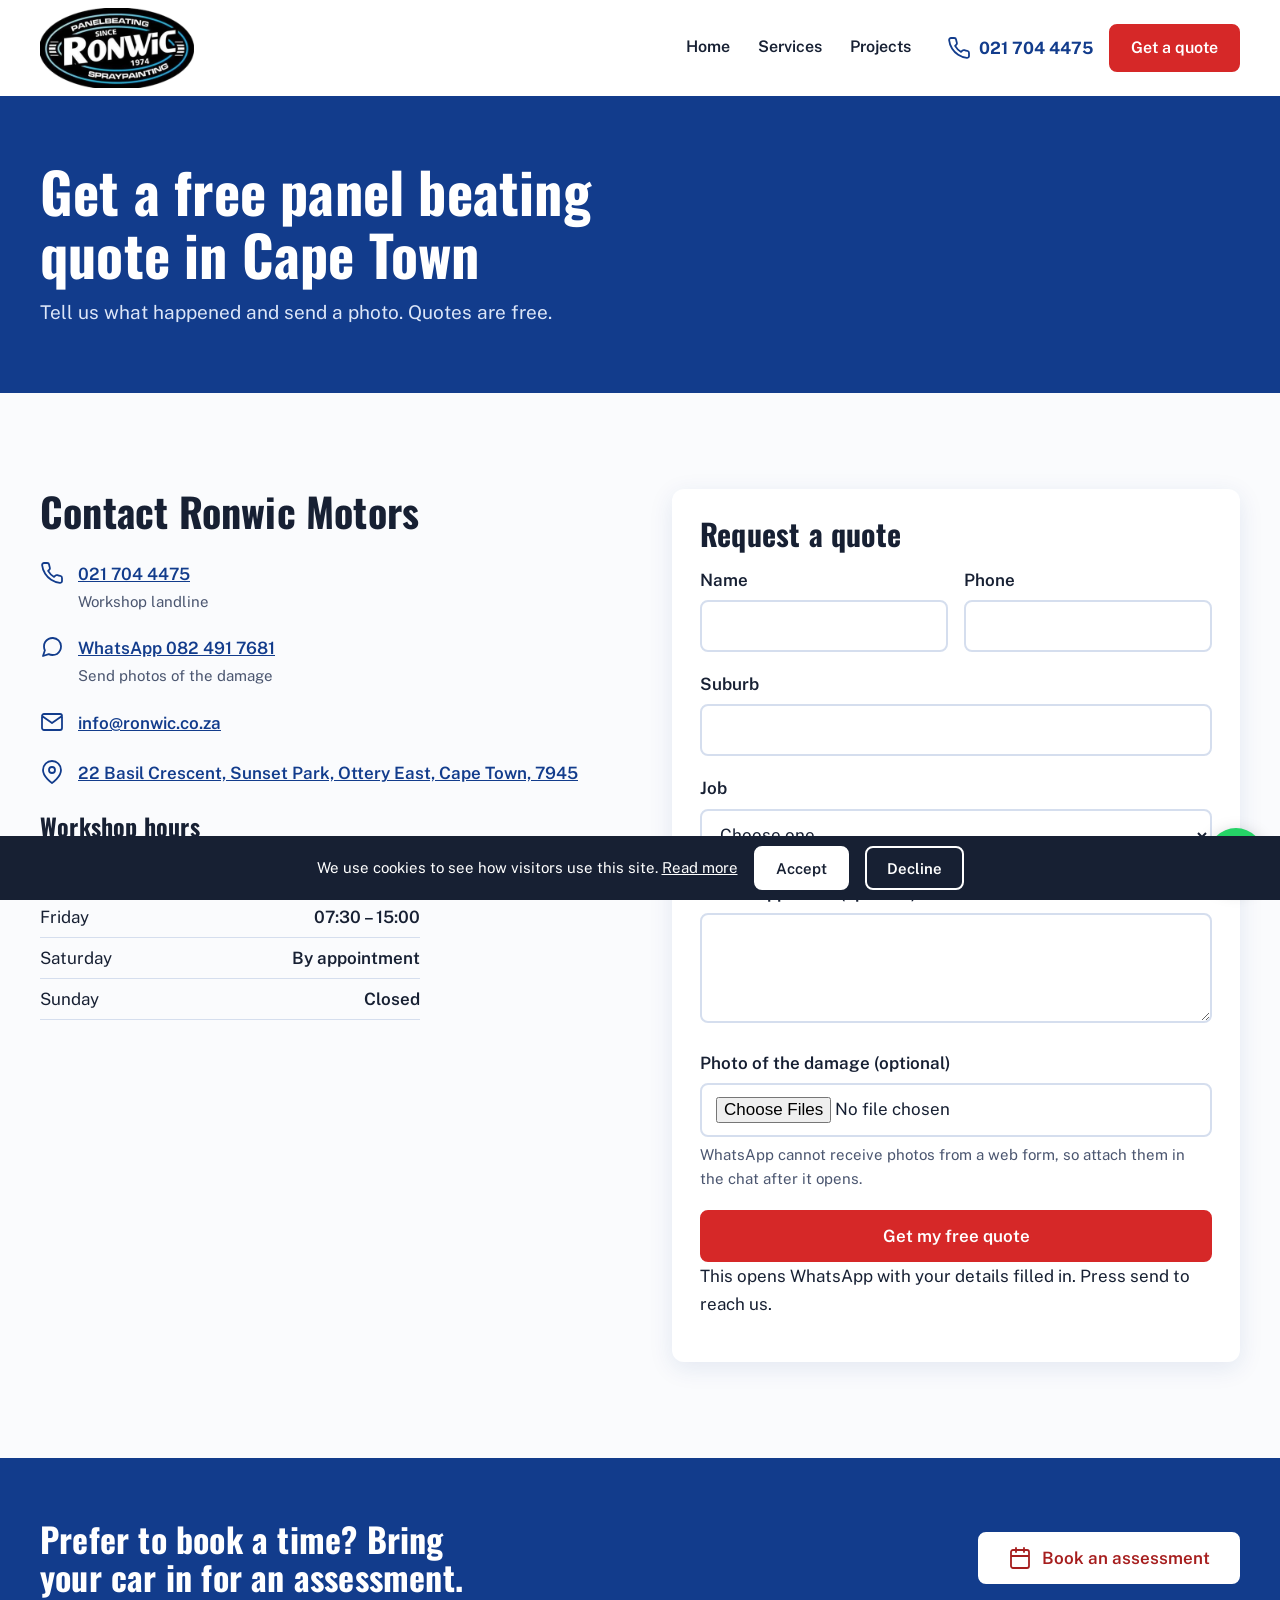
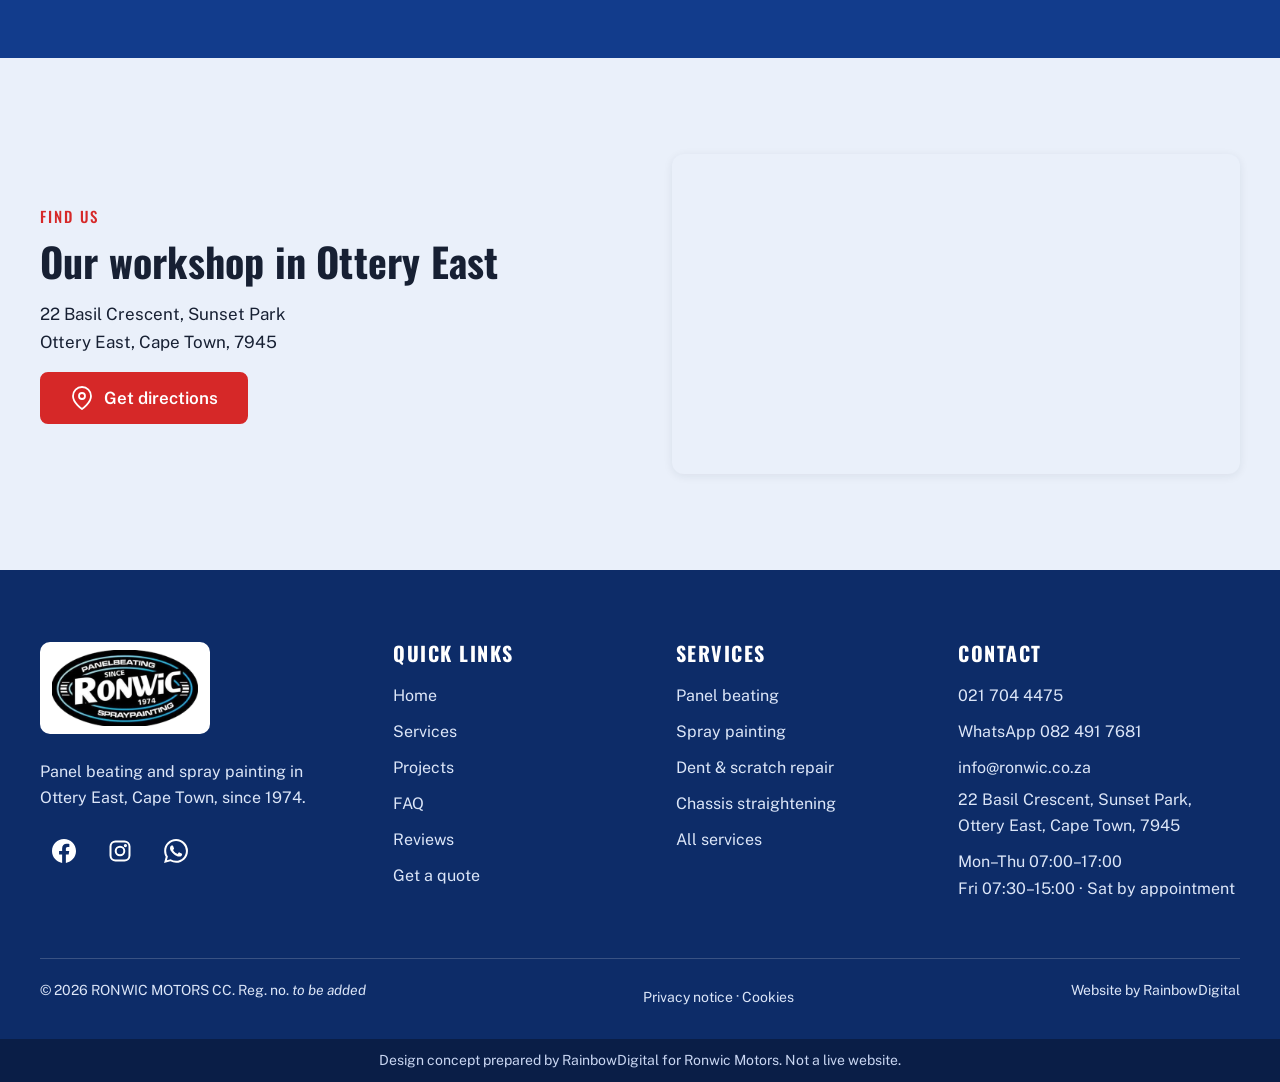
<file: contact/index.html>
<!doctype html>
<html lang="en-ZA">
<head>
<meta charset="utf-8">
<meta name="viewport" content="width=device-width, initial-scale=1">
<title>Get a Panel Beating Quote in Cape Town | RONWIC MOTORS CC</title>
<meta name="description" content="Get a free panel beating quote in Cape Town. Call 021 704 4475, WhatsApp 082 491 7681 or send your details and photos. 22 Basil Crescent, Sunset Park, Ottery East.">
<meta name="robots" content="noindex, nofollow">
<link rel="canonical" href="https://www.ronwic.co.za/contact/">
<meta name="geo.region" content="ZA-WC"><meta name="geo.placename" content="Ottery East, Cape Town">
<meta property="og:type" content="website"><meta property="og:locale" content="en_ZA"><meta property="og:site_name" content="RONWIC MOTORS CC">
<meta property="og:title" content="Get a Panel Beating Quote in Cape Town | RONWIC MOTORS CC"><meta property="og:description" content="Get a free panel beating quote in Cape Town. Call 021 704 4475, WhatsApp 082 491 7681 or send your details and photos. 22 Basil Crescent, Sunset Park, Ottery East.">
<meta property="og:url" content="https://www.ronwic.co.za/contact/"><meta property="og:image" content="https://www.ronwic.co.za/assets/img/ronwic-link-preview.jpg">
<meta property="og:image:width" content="1200"><meta property="og:image:height" content="630"><meta name="twitter:card" content="summary_large_image">
<meta name="theme-color" content="#123C8C">
<link rel="icon" type="image/png" href="/favicon.png"><link rel="apple-touch-icon" href="/apple-touch-icon.png">
<link rel="preconnect" href="https://fonts.googleapis.com"><link rel="preconnect" href="https://fonts.gstatic.com" crossorigin>
<link rel="stylesheet" href="https://fonts.googleapis.com/css2?family=Oswald:wght@500;700&family=Public+Sans:wght@400;600;700&display=swap">
<link rel="stylesheet" href="/assets/css/style.css">
<script>document.documentElement.className='js';window.RONWIC={"wa":"27824917681","gaId":"","videoUrl":"","calendly":""};</script>
<script type="application/ld+json">{"@context":"https://schema.org","@type":["AutoRepair","AutoBodyShop"],"name":"RONWIC MOTORS CC","url":"https://www.ronwic.co.za/","image":"https://www.ronwic.co.za/assets/img/ronwic-link-preview.jpg","logo":"https://www.ronwic.co.za/assets/img/ronwic-logo.webp","telephone":"+27217044475","email":"info@ronwic.co.za","foundingDate":"1974","priceRange":"Free quotes","hasMap":"https://share.google/AQpTCWD2BZhiiZKKl","address":{"@type":"PostalAddress","streetAddress":"22 Basil Crescent, Sunset Park","addressLocality":"Ottery East, Cape Town","addressRegion":"Western Cape","postalCode":"7945","addressCountry":"ZA"},"areaServed":{"@type":"City","name":"Cape Town"},"knowsAbout":["Panel beating","Spray painting","Dent repair","Chassis straightening","Motor accident repair","Insurance claims"],"sameAs":[],"hasOfferCatalog":{"@type":"OfferCatalog","name":"Panel beating services","itemListElement":[{"@type":"Offer","itemOffered":{"@type":"Service","name":"Panel beating","description":"Accident damage repaired panel by panel. Dented, creased and torn bodywork is straightened or replaced, then prepared for paint in our Ottery East workshop.","areaServed":"Cape Town"}},{"@type":"Offer","itemOffered":{"@type":"Service","name":"Spray painting","description":"Resprays and repolishes done in our own spray booth, with colour mixed on site in our mixing room using PPG Envirobase paint. Lifetime warranty on paint.","areaServed":"Cape Town"}},{"@type":"Offer","itemOffered":{"@type":"Service","name":"Dent & scratch repair","description":"Minor dents, parking scrapes and key scratches sorted without the big-accident price tag. Send us photos on WhatsApp and ask about our prices for cash repairs.","areaServed":"Cape Town"}},{"@type":"Offer","itemOffered":{"@type":"Service","name":"Chassis straightening","description":"After a hard knock, the frame under the panels can be out of line. We mount the vehicle on our chassis bench and pull it back into shape before the panels go on.","areaServed":"Cape Town"}},{"@type":"Offer","itemOffered":{"@type":"Service","name":"Rust repairs & rustproofing","description":"Minor rust repaired before it spreads through the panel, and rustproofing to protect the bodywork afterwards. Handy for cars that live near the Cape coast.","areaServed":"Cape Town"}},{"@type":"Offer","itemOffered":{"@type":"Service","name":"Insurance claims","description":"We help you fill in the claim forms and deal with your insurer by email or phone. All you need to bring is your insurance details. Private claims are welcome too.","areaServed":"Cape Town"}}]},"openingHoursSpecification":[{"@type":"OpeningHoursSpecification","dayOfWeek":["Monday","Tuesday","Wednesday","Thursday"],"opens":"07:00","closes":"17:00"},{"@type":"OpeningHoursSpecification","dayOfWeek":"Friday","opens":"07:30","closes":"15:00"}]}</script>

</head>
<body>
<a class="skip" href="#main">Skip to content</a>
<header class="site-header">
  <div class="container">
    <a class="logo" href="/" aria-label="RONWIC MOTORS CC home"><img src="/assets/img/ronwic-logo.webp" alt="Ronwic Panelbeating and Spraypainting, since 1974" width="154" height="80"></a>
    <nav class="nav" aria-label="Main menu"><ul>
      <li><a href="/"><span>Home</span></a></li>
      <li><a href="/services/"><span>Services</span></a></li>
      <li><a href="/projects/"><span>Projects</span></a></li>
    </ul></nav>
    <div class="header-cta">
      <a class="header-phone" href="tel:+27217044475"><svg class="icon" viewBox="0 0 24 24" aria-hidden="true"><path d="M22 16.92v3a2 2 0 0 1-2.18 2 19.79 19.79 0 0 1-8.63-3.07 19.5 19.5 0 0 1-6-6 19.79 19.79 0 0 1-3.07-8.67A2 2 0 0 1 4.11 2h3a2 2 0 0 1 2 1.72 12.84 12.84 0 0 0 .7 2.81 2 2 0 0 1-.45 2.11L8.09 9.91a16 16 0 0 0 6 6l1.27-1.27a2 2 0 0 1 2.11-.45 12.84 12.84 0 0 0 2.81.7A2 2 0 0 1 22 16.92z"/></svg> 021 704 4475</a>
      <a class="btn" href="/contact/" aria-current="page">Get a quote</a>
    </div>
    <button class="burger" aria-expanded="false" aria-controls="mobile-menu" aria-label="Open menu"><svg class="icon" viewBox="0 0 24 24" aria-hidden="true"><path d="M3 6h18M3 12h18M3 18h18"/></svg></button>
  </div>
</header>
<nav class="mobile-menu" id="mobile-menu" aria-label="Mobile menu"><ul>
  <li><a href="/">Home</a></li><li><a href="/services/">Services</a></li><li><a href="/projects/">Projects</a></li>
  <li><a href="/contact/" class="btn">Get a quote</a></li>
</ul></nav>
<main id="main">
<section class="page-hero"><div class="container"><h1>Get a free panel beating quote in Cape Town</h1><p>Tell us what happened and send a photo. Quotes are free.</p></div></section>
<section class="section"><div class="container split" style="align-items:start">
  <div>
    <h2>Contact Ronwic Motors</h2>
    <ul class="contact-list">
      <li><svg class="icon" viewBox="0 0 24 24" aria-hidden="true"><path d="M22 16.92v3a2 2 0 0 1-2.18 2 19.79 19.79 0 0 1-8.63-3.07 19.5 19.5 0 0 1-6-6 19.79 19.79 0 0 1-3.07-8.67A2 2 0 0 1 4.11 2h3a2 2 0 0 1 2 1.72 12.84 12.84 0 0 0 .7 2.81 2 2 0 0 1-.45 2.11L8.09 9.91a16 16 0 0 0 6 6l1.27-1.27a2 2 0 0 1 2.11-.45 12.84 12.84 0 0 0 2.81.7A2 2 0 0 1 22 16.92z"/></svg><div><a href="tel:+27217044475">021 704 4475</a><small>Workshop landline</small></div></li>
      <li><svg class="icon" viewBox="0 0 24 24" aria-hidden="true"><path d="M21 11.5a8.38 8.38 0 0 1-.9 3.8 8.5 8.5 0 0 1-7.6 4.7 8.38 8.38 0 0 1-3.8-.9L3 21l1.9-5.7a8.38 8.38 0 0 1-.9-3.8 8.5 8.5 0 0 1 4.7-7.6 8.38 8.38 0 0 1 3.8-.9h.5a8.48 8.48 0 0 1 8 8v.5z"/></svg><div><a href="https://wa.me/27824917681?text=Hi%2C%20I%E2%80%99d%20like%20a%20quote%20for%E2%80%A6" target="_blank" rel="noopener">WhatsApp 082 491 7681</a><small>Send photos of the damage</small></div></li>
      <li><svg class="icon" viewBox="0 0 24 24" aria-hidden="true"><path d="M4 4h16a2 2 0 0 1 2 2v12a2 2 0 0 1-2 2H4a2 2 0 0 1-2-2V6a2 2 0 0 1 2-2zM22 6l-10 7L2 6"/></svg><div><a href="mailto:info@ronwic.co.za">info@ronwic.co.za</a></div></li>
      <li><svg class="icon" viewBox="0 0 24 24" aria-hidden="true"><path d="M21 10c0 7-9 13-9 13s-9-6-9-13a9 9 0 0 1 18 0zM12 13a3 3 0 1 0 0-6 3 3 0 0 0 0 6z"/></svg><div><a href="https://share.google/AQpTCWD2BZhiiZKKl" target="_blank" rel="noopener">22 Basil Crescent, Sunset Park, Ottery East, Cape Town, 7945</a></div></li>
    </ul>
    <h3>Workshop hours</h3>
    <table class="hours"><tr><td>Monday to Thursday</td><td>07:00 – 17:00</td></tr><tr><td>Friday</td><td>07:30 – 15:00</td></tr><tr><td>Saturday</td><td>By appointment</td></tr><tr><td>Sunday</td><td>Closed</td></tr></table>
  </div>
  <form class="form" id="quote-form">
    <h2>Request a quote</h2>
    <div class="two">
      <div class="field"><label for="f-name">Name</label><input id="f-name" name="name" autocomplete="name" required></div>
      <div class="field"><label for="f-phone">Phone</label><input id="f-phone" name="phone" type="tel" autocomplete="tel" inputmode="tel" required></div>
    </div>
    <div class="field"><label for="f-suburb">Suburb</label><input id="f-suburb" name="suburb" autocomplete="address-level2" required></div>
    <div class="field"><label for="f-job">Job</label><select id="f-job" name="job" required><option value="">Choose one</option><option>Panel beating</option><option>Spray painting</option><option>Dent & scratch repair</option><option>Chassis straightening</option><option>Rust repairs & rustproofing</option><option>Insurance claims</option><option>Something else</option></select></div>
    <div class="field"><label for="f-details">What happened? (optional)</label><textarea id="f-details" name="details"></textarea></div>
    <div class="field"><label for="f-photo">Photo of the damage (optional)</label><input id="f-photo" name="photo" type="file" accept="image/*" multiple><p class="hint">WhatsApp cannot receive photos from a web form, so attach them in the chat after it opens.</p></div>
    <button class="btn" type="submit">Get my free quote</button>
    <p class="hint">This opens WhatsApp with your details filled in. Press send to reach us.</p>
    <p class="hint" id="form-done" tabindex="-1" hidden style="color:var(--primary);font-weight:600">WhatsApp has opened in a new tab. Press send there, then attach your photos.</p>
  </form>
</div></section>
<section class="band" aria-label="Book an assessment"><div class="container"><h2>Prefer to book a time? Bring your car in for an assessment.</h2><div class="btn-row"><a class="btn white" data-booking href="https://wa.me/27824917681?text=Hi%2C%20I%E2%80%99d%20like%20to%20book%20a%20time%20to%20bring%20my%20car%20in%20for%20an%20assessment." target="_blank" rel="noopener"><svg class="icon" viewBox="0 0 24 24" aria-hidden="true"><path d="M3 6a2 2 0 0 1 2-2h14a2 2 0 0 1 2 2v14a2 2 0 0 1-2 2H5a2 2 0 0 1-2-2zM16 2v4M8 2v4M3 10h18"/></svg> Book an assessment</a></div></div></section>
<section class="section tint"><div class="container split">
  <div><p class="eyebrow">Find us</p><h2>Our workshop in Ottery East</h2><p>22 Basil Crescent, Sunset Park<br>Ottery East, Cape Town, 7945</p>
    <div class="btn-row"><a class="btn" href="https://share.google/AQpTCWD2BZhiiZKKl" target="_blank" rel="noopener"><svg class="icon" viewBox="0 0 24 24" aria-hidden="true"><path d="M21 10c0 7-9 13-9 13s-9-6-9-13a9 9 0 0 1 18 0zM12 13a3 3 0 1 0 0-6 3 3 0 0 0 0 6z"/></svg> Get directions</a></div></div>
  <div class="map"><iframe title="Map showing Ronwic Motors at 22 Basil Crescent, Ottery East" loading="lazy" referrerpolicy="no-referrer-when-downgrade" src="https://www.google.com/maps?q=Ronwic%20Motors%2C%2022%20Basil%20Crescent%2C%20Ottery%20East%2C%20Cape%20Town&output=embed"></iframe></div>
</div></section>

</main>
<footer class="site-footer">
  <div class="container">
    <div class="cols">
      <div>
        <span class="foot-logo"><img src="/assets/img/ronwic-logo.webp" alt="RONWIC MOTORS CC" width="146" height="76" loading="lazy"></span>
        <p>Panel beating and spray painting in Ottery East, Cape Town, since 1974.</p>
        <div class="social"><span title="Facebook: link to be added" aria-label="Facebook (link to be added)" role="img"><svg viewBox="0 0 24 24" aria-hidden="true"><path d="M24 12.073c0-6.627-5.373-12-12-12s-12 5.373-12 12c0 5.99 4.388 10.954 10.125 11.854v-8.385H7.078v-3.47h3.047V9.43c0-3.007 1.792-4.669 4.533-4.669 1.312 0 2.686.235 2.686.235v2.953H15.83c-1.491 0-1.956.925-1.956 1.874v2.25h3.328l-.532 3.47h-2.796v8.385C19.612 23.027 24 18.062 24 12.073z"/></svg></span><span title="Instagram: link to be added" aria-label="Instagram (link to be added)" role="img"><svg viewBox="0 0 24 24" aria-hidden="true" style="fill:none;stroke:currentColor;stroke-width:2"><rect x="2.5" y="2.5" width="19" height="19" rx="5"/><circle cx="12" cy="12" r="4.3"/><circle cx="17.4" cy="6.6" r=".6" style="fill:currentColor"/></svg></span><a href="https://wa.me/27824917681?text=Hi%2C%20I%E2%80%99d%20like%20a%20quote%20for%E2%80%A6" target="_blank" rel="noopener" aria-label="WhatsApp"><svg viewBox="0 0 24 24" aria-hidden="true"><path d="M17.472 14.382c-.297-.149-1.758-.867-2.03-.967-.273-.099-.471-.148-.67.15-.197.297-.767.966-.94 1.164-.173.199-.347.223-.644.075-.297-.15-1.255-.463-2.39-1.475-.883-.788-1.48-1.761-1.653-2.059-.173-.297-.018-.458.13-.606.134-.133.298-.347.446-.52.149-.174.198-.298.298-.497.099-.198.05-.371-.025-.52-.075-.149-.669-1.612-.916-2.207-.242-.579-.487-.5-.669-.51-.173-.008-.371-.01-.57-.01-.198 0-.52.074-.792.372-.272.297-1.04 1.016-1.04 2.479 0 1.462 1.065 2.875 1.213 3.074.149.198 2.096 3.2 5.077 4.487.709.306 1.262.489 1.694.625.712.227 1.36.195 1.871.118.571-.085 1.758-.719 2.006-1.413.248-.694.248-1.289.173-1.413-.074-.124-.272-.198-.57-.347m-5.421 7.403h-.004a9.87 9.87 0 01-5.031-1.378l-.361-.214-3.741.982.998-3.648-.235-.374a9.86 9.86 0 01-1.51-5.26c.001-5.45 4.436-9.884 9.888-9.884 2.64 0 5.122 1.03 6.988 2.898a9.825 9.825 0 012.893 6.994c-.003 5.45-4.437 9.884-9.885 9.884m8.413-18.297A11.815 11.815 0 0012.05 0C5.495 0 .16 5.335.157 11.892c0 2.096.547 4.142 1.588 5.945L.057 24l6.305-1.654a11.882 11.882 0 005.683 1.448h.005c6.554 0 11.89-5.335 11.893-11.893a11.821 11.821 0 00-3.48-8.413z"/></svg></a></div>
      </div>
      <div><h2>Quick links</h2><ul>
        <li><a href="/">Home</a></li><li><a href="/services/">Services</a></li><li><a href="/projects/">Projects</a></li><li><a href="/projects/#faq">FAQ</a></li><li><a href="/reviews/">Reviews</a></li><li><a href="/contact/">Get a quote</a></li>
      </ul></div>
      <div><h2>Services</h2><ul>
        <li><a href="/services/#panel-beating">Panel beating</a></li><li><a href="/services/#spray-painting">Spray painting</a></li><li><a href="/services/#dent-repair">Dent & scratch repair</a></li><li><a href="/services/#chassis-straightening">Chassis straightening</a></li>
        <li><a href="/services/">All services</a></li>
      </ul></div>
      <div><h2>Contact</h2><ul>
        <li><a href="tel:+27217044475">021 704 4475</a></li>
        <li><a href="https://wa.me/27824917681?text=Hi%2C%20I%E2%80%99d%20like%20a%20quote%20for%E2%80%A6" target="_blank" rel="noopener">WhatsApp 082 491 7681</a></li>
        <li><a href="mailto:info@ronwic.co.za">info@ronwic.co.za</a></li>
        <li><a href="https://share.google/AQpTCWD2BZhiiZKKl" target="_blank" rel="noopener">22 Basil Crescent, Sunset Park,<br>Ottery East, Cape Town, 7945</a></li>
        <li style="margin-top:10px">Mon–Thu 07:00–17:00<br>Fri 07:30–15:00 · Sat by appointment</li>
      </ul></div>
    </div>
    <div class="foot-bottom">
      <span>© 2026 RONWIC MOTORS CC. Reg. no. <em>to be added</em></span>
      <span><a href="/privacy/">Privacy notice</a> · <a href="/privacy/#cookies">Cookies</a></span>
      <span>Website by RainbowDigital</span>
    </div>
  </div>
  <div class="demo-note">Design concept prepared by RainbowDigital for Ronwic Motors. Not a live website.</div>
</footer>
<a class="wa-fab" href="https://wa.me/27824917681?text=Hi%2C%20I%E2%80%99d%20like%20a%20quote%20for%E2%80%A6" target="_blank" rel="noopener" aria-label="Chat to us on WhatsApp"><svg viewBox="0 0 24 24" aria-hidden="true"><path d="M17.472 14.382c-.297-.149-1.758-.867-2.03-.967-.273-.099-.471-.148-.67.15-.197.297-.767.966-.94 1.164-.173.199-.347.223-.644.075-.297-.15-1.255-.463-2.39-1.475-.883-.788-1.48-1.761-1.653-2.059-.173-.297-.018-.458.13-.606.134-.133.298-.347.446-.52.149-.174.198-.298.298-.497.099-.198.05-.371-.025-.52-.075-.149-.669-1.612-.916-2.207-.242-.579-.487-.5-.669-.51-.173-.008-.371-.01-.57-.01-.198 0-.52.074-.792.372-.272.297-1.04 1.016-1.04 2.479 0 1.462 1.065 2.875 1.213 3.074.149.198 2.096 3.2 5.077 4.487.709.306 1.262.489 1.694.625.712.227 1.36.195 1.871.118.571-.085 1.758-.719 2.006-1.413.248-.694.248-1.289.173-1.413-.074-.124-.272-.198-.57-.347m-5.421 7.403h-.004a9.87 9.87 0 01-5.031-1.378l-.361-.214-3.741.982.998-3.648-.235-.374a9.86 9.86 0 01-1.51-5.26c.001-5.45 4.436-9.884 9.888-9.884 2.64 0 5.122 1.03 6.988 2.898a9.825 9.825 0 012.893 6.994c-.003 5.45-4.437 9.884-9.885 9.884m8.413-18.297A11.815 11.815 0 0012.05 0C5.495 0 .16 5.335.157 11.892c0 2.096.547 4.142 1.588 5.945L.057 24l6.305-1.654a11.882 11.882 0 005.683 1.448h.005c6.554 0 11.89-5.335 11.893-11.893a11.821 11.821 0 00-3.48-8.413z"/></svg></a>
<button class="to-top" aria-label="Back to top"><svg class="icon" viewBox="0 0 24 24" aria-hidden="true"><path d="M12 19V5M5 12l7-7 7 7"/></svg></button>
<div class="call-bar"><a href="tel:+27217044475"><svg class="icon" viewBox="0 0 24 24" aria-hidden="true"><path d="M22 16.92v3a2 2 0 0 1-2.18 2 19.79 19.79 0 0 1-8.63-3.07 19.5 19.5 0 0 1-6-6 19.79 19.79 0 0 1-3.07-8.67A2 2 0 0 1 4.11 2h3a2 2 0 0 1 2 1.72 12.84 12.84 0 0 0 .7 2.81 2 2 0 0 1-.45 2.11L8.09 9.91a16 16 0 0 0 6 6l1.27-1.27a2 2 0 0 1 2.11-.45 12.84 12.84 0 0 0 2.81.7A2 2 0 0 1 22 16.92z"/></svg> Call</a><a href="/contact/">Get a quote</a></div>
<div class="cookie" role="region" aria-label="Cookie notice">
  <span>We use cookies to see how visitors use this site. <a href="/privacy/#cookies">Read more</a></span>
  <button data-choice="yes">Accept</button><button class="no" data-choice="no">Decline</button>
</div>
<script src="/assets/js/site.js" defer></script>
</body>
</html>
</file>
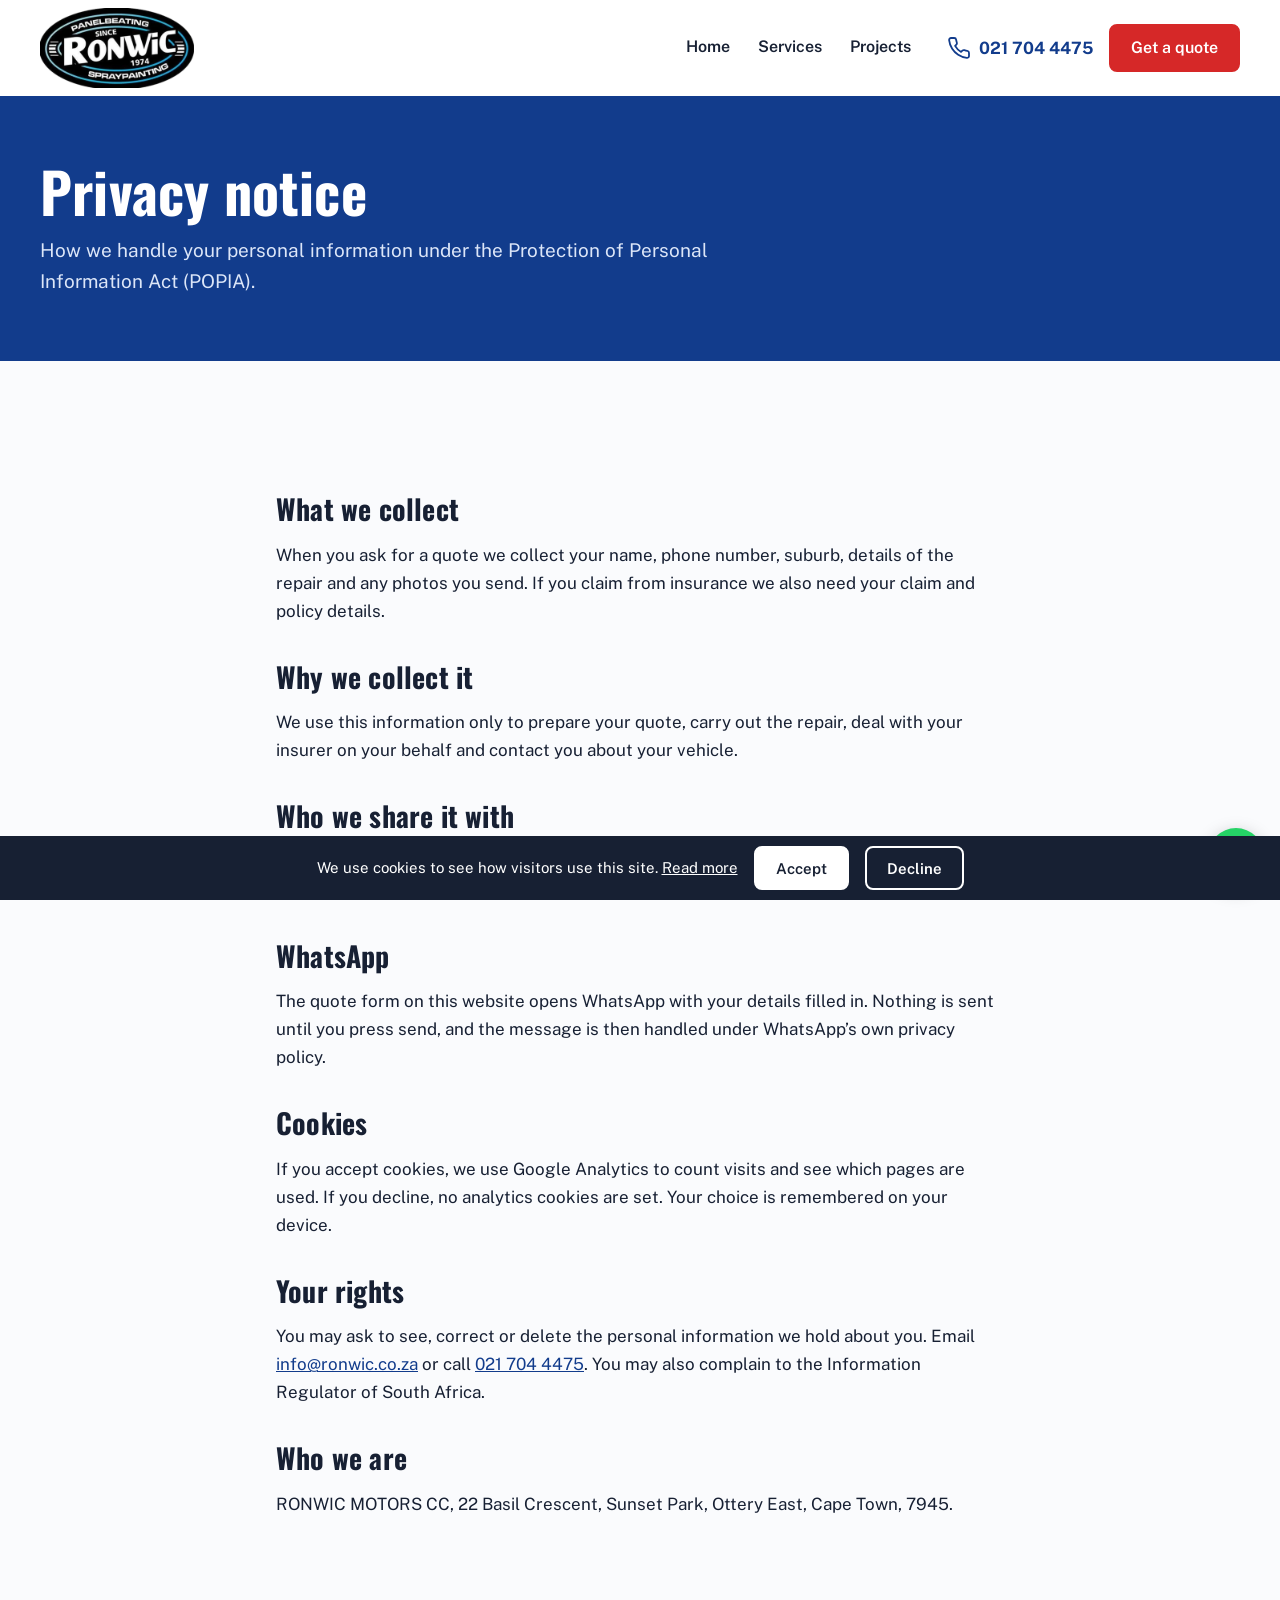
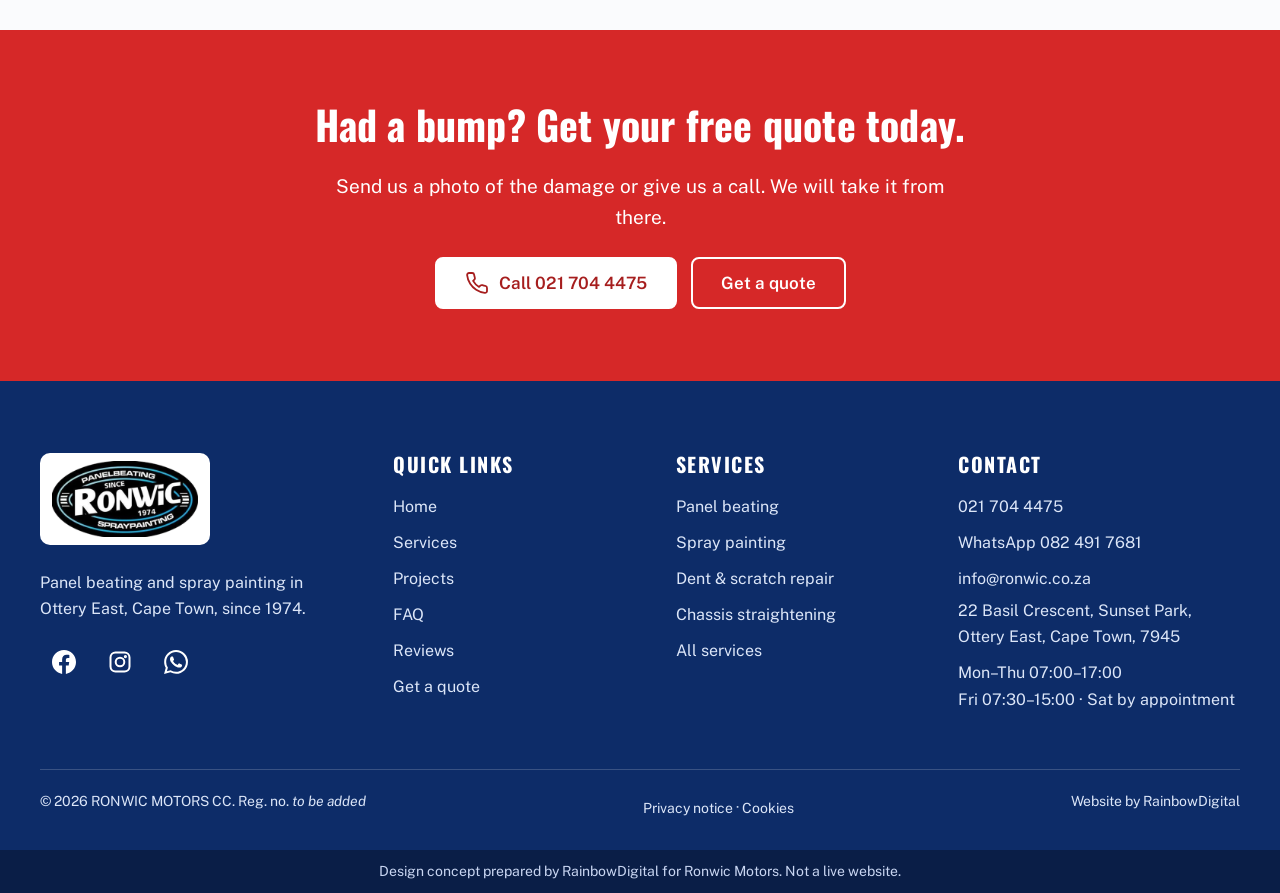
<file: privacy/index.html>
<!doctype html>
<html lang="en-ZA">
<head>
<meta charset="utf-8">
<meta name="viewport" content="width=device-width, initial-scale=1">
<title>Privacy Notice | RONWIC MOTORS CC</title>
<meta name="description" content="How Ronwic Motors CC collects, uses and protects your personal information under POPIA, and how this website uses cookies.">
<meta name="robots" content="noindex, nofollow">
<link rel="canonical" href="https://www.ronwic.co.za/privacy/">
<meta name="geo.region" content="ZA-WC"><meta name="geo.placename" content="Ottery East, Cape Town">
<meta property="og:type" content="website"><meta property="og:locale" content="en_ZA"><meta property="og:site_name" content="RONWIC MOTORS CC">
<meta property="og:title" content="Privacy Notice | RONWIC MOTORS CC"><meta property="og:description" content="How Ronwic Motors CC collects, uses and protects your personal information under POPIA, and how this website uses cookies.">
<meta property="og:url" content="https://www.ronwic.co.za/privacy/"><meta property="og:image" content="https://www.ronwic.co.za/assets/img/ronwic-link-preview.jpg">
<meta property="og:image:width" content="1200"><meta property="og:image:height" content="630"><meta name="twitter:card" content="summary_large_image">
<meta name="theme-color" content="#123C8C">
<link rel="icon" type="image/png" href="/favicon.png"><link rel="apple-touch-icon" href="/apple-touch-icon.png">
<link rel="preconnect" href="https://fonts.googleapis.com"><link rel="preconnect" href="https://fonts.gstatic.com" crossorigin>
<link rel="stylesheet" href="https://fonts.googleapis.com/css2?family=Oswald:wght@500;700&family=Public+Sans:wght@400;600;700&display=swap">
<link rel="stylesheet" href="/assets/css/style.css">
<script>document.documentElement.className='js';window.RONWIC={"wa":"27824917681","gaId":"","videoUrl":"","calendly":""};</script>


</head>
<body>
<a class="skip" href="#main">Skip to content</a>
<header class="site-header">
  <div class="container">
    <a class="logo" href="/" aria-label="RONWIC MOTORS CC home"><img src="/assets/img/ronwic-logo.webp" alt="Ronwic Panelbeating and Spraypainting, since 1974" width="154" height="80"></a>
    <nav class="nav" aria-label="Main menu"><ul>
      <li><a href="/"><span>Home</span></a></li>
      <li><a href="/services/"><span>Services</span></a></li>
      <li><a href="/projects/"><span>Projects</span></a></li>
    </ul></nav>
    <div class="header-cta">
      <a class="header-phone" href="tel:+27217044475"><svg class="icon" viewBox="0 0 24 24" aria-hidden="true"><path d="M22 16.92v3a2 2 0 0 1-2.18 2 19.79 19.79 0 0 1-8.63-3.07 19.5 19.5 0 0 1-6-6 19.79 19.79 0 0 1-3.07-8.67A2 2 0 0 1 4.11 2h3a2 2 0 0 1 2 1.72 12.84 12.84 0 0 0 .7 2.81 2 2 0 0 1-.45 2.11L8.09 9.91a16 16 0 0 0 6 6l1.27-1.27a2 2 0 0 1 2.11-.45 12.84 12.84 0 0 0 2.81.7A2 2 0 0 1 22 16.92z"/></svg> 021 704 4475</a>
      <a class="btn" href="/contact/">Get a quote</a>
    </div>
    <button class="burger" aria-expanded="false" aria-controls="mobile-menu" aria-label="Open menu"><svg class="icon" viewBox="0 0 24 24" aria-hidden="true"><path d="M3 6h18M3 12h18M3 18h18"/></svg></button>
  </div>
</header>
<nav class="mobile-menu" id="mobile-menu" aria-label="Mobile menu"><ul>
  <li><a href="/">Home</a></li><li><a href="/services/">Services</a></li><li><a href="/projects/">Projects</a></li>
  <li><a href="/contact/" class="btn">Get a quote</a></li>
</ul></nav>
<main id="main">
<section class="page-hero"><div class="container"><h1>Privacy notice</h1><p>How we handle your personal information under the Protection of Personal Information Act (POPIA).</p></div></section>
<section class="section"><div class="container prose">
  <h2>What we collect</h2><p>When you ask for a quote we collect your name, phone number, suburb, details of the repair and any photos you send. If you claim from insurance we also need your claim and policy details.</p>
  <h2>Why we collect it</h2><p>We use this information only to prepare your quote, carry out the repair, deal with your insurer on your behalf and contact you about your vehicle.</p>
  <h2>Who we share it with</h2><p>We share your details only where the repair needs it, for example with your insurer or a parts supplier. We do not sell your information.</p>
  <h2>WhatsApp</h2><p>The quote form on this website opens WhatsApp with your details filled in. Nothing is sent until you press send, and the message is then handled under WhatsApp’s own privacy policy.</p>
  <h2 id="cookies">Cookies</h2><p>If you accept cookies, we use Google Analytics to count visits and see which pages are used. If you decline, no analytics cookies are set. Your choice is remembered on your device.</p>
  <h2>Your rights</h2><p>You may ask to see, correct or delete the personal information we hold about you. Email <a href="mailto:info@ronwic.co.za">info@ronwic.co.za</a> or call <a href="tel:+27217044475">021 704 4475</a>. You may also complain to the Information Regulator of South Africa.</p>
  <h2>Who we are</h2><p>RONWIC MOTORS CC, 22 Basil Crescent, Sunset Park, Ottery East, Cape Town, 7945.</p>
</div></section>
<section class="band final" aria-label="Get a quote">
  <div class="container">
    <h2>Had a bump? Get your free quote today.</h2>
    <p>Send us a photo of the damage or give us a call. We will take it from there.</p>
    <div class="btn-row"><a class="btn white" href="tel:+27217044475"><svg class="icon" viewBox="0 0 24 24" aria-hidden="true"><path d="M22 16.92v3a2 2 0 0 1-2.18 2 19.79 19.79 0 0 1-8.63-3.07 19.5 19.5 0 0 1-6-6 19.79 19.79 0 0 1-3.07-8.67A2 2 0 0 1 4.11 2h3a2 2 0 0 1 2 1.72 12.84 12.84 0 0 0 .7 2.81 2 2 0 0 1-.45 2.11L8.09 9.91a16 16 0 0 0 6 6l1.27-1.27a2 2 0 0 1 2.11-.45 12.84 12.84 0 0 0 2.81.7A2 2 0 0 1 22 16.92z"/></svg> Call 021 704 4475</a><a class="btn ghost" href="/contact/">Get a quote</a></div>
  </div>
</section>
</main>
<footer class="site-footer">
  <div class="container">
    <div class="cols">
      <div>
        <span class="foot-logo"><img src="/assets/img/ronwic-logo.webp" alt="RONWIC MOTORS CC" width="146" height="76" loading="lazy"></span>
        <p>Panel beating and spray painting in Ottery East, Cape Town, since 1974.</p>
        <div class="social"><span title="Facebook: link to be added" aria-label="Facebook (link to be added)" role="img"><svg viewBox="0 0 24 24" aria-hidden="true"><path d="M24 12.073c0-6.627-5.373-12-12-12s-12 5.373-12 12c0 5.99 4.388 10.954 10.125 11.854v-8.385H7.078v-3.47h3.047V9.43c0-3.007 1.792-4.669 4.533-4.669 1.312 0 2.686.235 2.686.235v2.953H15.83c-1.491 0-1.956.925-1.956 1.874v2.25h3.328l-.532 3.47h-2.796v8.385C19.612 23.027 24 18.062 24 12.073z"/></svg></span><span title="Instagram: link to be added" aria-label="Instagram (link to be added)" role="img"><svg viewBox="0 0 24 24" aria-hidden="true" style="fill:none;stroke:currentColor;stroke-width:2"><rect x="2.5" y="2.5" width="19" height="19" rx="5"/><circle cx="12" cy="12" r="4.3"/><circle cx="17.4" cy="6.6" r=".6" style="fill:currentColor"/></svg></span><a href="https://wa.me/27824917681?text=Hi%2C%20I%E2%80%99d%20like%20a%20quote%20for%E2%80%A6" target="_blank" rel="noopener" aria-label="WhatsApp"><svg viewBox="0 0 24 24" aria-hidden="true"><path d="M17.472 14.382c-.297-.149-1.758-.867-2.03-.967-.273-.099-.471-.148-.67.15-.197.297-.767.966-.94 1.164-.173.199-.347.223-.644.075-.297-.15-1.255-.463-2.39-1.475-.883-.788-1.48-1.761-1.653-2.059-.173-.297-.018-.458.13-.606.134-.133.298-.347.446-.52.149-.174.198-.298.298-.497.099-.198.05-.371-.025-.52-.075-.149-.669-1.612-.916-2.207-.242-.579-.487-.5-.669-.51-.173-.008-.371-.01-.57-.01-.198 0-.52.074-.792.372-.272.297-1.04 1.016-1.04 2.479 0 1.462 1.065 2.875 1.213 3.074.149.198 2.096 3.2 5.077 4.487.709.306 1.262.489 1.694.625.712.227 1.36.195 1.871.118.571-.085 1.758-.719 2.006-1.413.248-.694.248-1.289.173-1.413-.074-.124-.272-.198-.57-.347m-5.421 7.403h-.004a9.87 9.87 0 01-5.031-1.378l-.361-.214-3.741.982.998-3.648-.235-.374a9.86 9.86 0 01-1.51-5.26c.001-5.45 4.436-9.884 9.888-9.884 2.64 0 5.122 1.03 6.988 2.898a9.825 9.825 0 012.893 6.994c-.003 5.45-4.437 9.884-9.885 9.884m8.413-18.297A11.815 11.815 0 0012.05 0C5.495 0 .16 5.335.157 11.892c0 2.096.547 4.142 1.588 5.945L.057 24l6.305-1.654a11.882 11.882 0 005.683 1.448h.005c6.554 0 11.89-5.335 11.893-11.893a11.821 11.821 0 00-3.48-8.413z"/></svg></a></div>
      </div>
      <div><h2>Quick links</h2><ul>
        <li><a href="/">Home</a></li><li><a href="/services/">Services</a></li><li><a href="/projects/">Projects</a></li><li><a href="/projects/#faq">FAQ</a></li><li><a href="/reviews/">Reviews</a></li><li><a href="/contact/">Get a quote</a></li>
      </ul></div>
      <div><h2>Services</h2><ul>
        <li><a href="/services/#panel-beating">Panel beating</a></li><li><a href="/services/#spray-painting">Spray painting</a></li><li><a href="/services/#dent-repair">Dent & scratch repair</a></li><li><a href="/services/#chassis-straightening">Chassis straightening</a></li>
        <li><a href="/services/">All services</a></li>
      </ul></div>
      <div><h2>Contact</h2><ul>
        <li><a href="tel:+27217044475">021 704 4475</a></li>
        <li><a href="https://wa.me/27824917681?text=Hi%2C%20I%E2%80%99d%20like%20a%20quote%20for%E2%80%A6" target="_blank" rel="noopener">WhatsApp 082 491 7681</a></li>
        <li><a href="mailto:info@ronwic.co.za">info@ronwic.co.za</a></li>
        <li><a href="https://share.google/AQpTCWD2BZhiiZKKl" target="_blank" rel="noopener">22 Basil Crescent, Sunset Park,<br>Ottery East, Cape Town, 7945</a></li>
        <li style="margin-top:10px">Mon–Thu 07:00–17:00<br>Fri 07:30–15:00 · Sat by appointment</li>
      </ul></div>
    </div>
    <div class="foot-bottom">
      <span>© 2026 RONWIC MOTORS CC. Reg. no. <em>to be added</em></span>
      <span><a href="/privacy/">Privacy notice</a> · <a href="/privacy/#cookies">Cookies</a></span>
      <span>Website by RainbowDigital</span>
    </div>
  </div>
  <div class="demo-note">Design concept prepared by RainbowDigital for Ronwic Motors. Not a live website.</div>
</footer>
<a class="wa-fab" href="https://wa.me/27824917681?text=Hi%2C%20I%E2%80%99d%20like%20a%20quote%20for%E2%80%A6" target="_blank" rel="noopener" aria-label="Chat to us on WhatsApp"><svg viewBox="0 0 24 24" aria-hidden="true"><path d="M17.472 14.382c-.297-.149-1.758-.867-2.03-.967-.273-.099-.471-.148-.67.15-.197.297-.767.966-.94 1.164-.173.199-.347.223-.644.075-.297-.15-1.255-.463-2.39-1.475-.883-.788-1.48-1.761-1.653-2.059-.173-.297-.018-.458.13-.606.134-.133.298-.347.446-.52.149-.174.198-.298.298-.497.099-.198.05-.371-.025-.52-.075-.149-.669-1.612-.916-2.207-.242-.579-.487-.5-.669-.51-.173-.008-.371-.01-.57-.01-.198 0-.52.074-.792.372-.272.297-1.04 1.016-1.04 2.479 0 1.462 1.065 2.875 1.213 3.074.149.198 2.096 3.2 5.077 4.487.709.306 1.262.489 1.694.625.712.227 1.36.195 1.871.118.571-.085 1.758-.719 2.006-1.413.248-.694.248-1.289.173-1.413-.074-.124-.272-.198-.57-.347m-5.421 7.403h-.004a9.87 9.87 0 01-5.031-1.378l-.361-.214-3.741.982.998-3.648-.235-.374a9.86 9.86 0 01-1.51-5.26c.001-5.45 4.436-9.884 9.888-9.884 2.64 0 5.122 1.03 6.988 2.898a9.825 9.825 0 012.893 6.994c-.003 5.45-4.437 9.884-9.885 9.884m8.413-18.297A11.815 11.815 0 0012.05 0C5.495 0 .16 5.335.157 11.892c0 2.096.547 4.142 1.588 5.945L.057 24l6.305-1.654a11.882 11.882 0 005.683 1.448h.005c6.554 0 11.89-5.335 11.893-11.893a11.821 11.821 0 00-3.48-8.413z"/></svg></a>
<button class="to-top" aria-label="Back to top"><svg class="icon" viewBox="0 0 24 24" aria-hidden="true"><path d="M12 19V5M5 12l7-7 7 7"/></svg></button>
<div class="call-bar"><a href="tel:+27217044475"><svg class="icon" viewBox="0 0 24 24" aria-hidden="true"><path d="M22 16.92v3a2 2 0 0 1-2.18 2 19.79 19.79 0 0 1-8.63-3.07 19.5 19.5 0 0 1-6-6 19.79 19.79 0 0 1-3.07-8.67A2 2 0 0 1 4.11 2h3a2 2 0 0 1 2 1.72 12.84 12.84 0 0 0 .7 2.81 2 2 0 0 1-.45 2.11L8.09 9.91a16 16 0 0 0 6 6l1.27-1.27a2 2 0 0 1 2.11-.45 12.84 12.84 0 0 0 2.81.7A2 2 0 0 1 22 16.92z"/></svg> Call</a><a href="/contact/">Get a quote</a></div>
<div class="cookie" role="region" aria-label="Cookie notice">
  <span>We use cookies to see how visitors use this site. <a href="/privacy/#cookies">Read more</a></span>
  <button data-choice="yes">Accept</button><button class="no" data-choice="no">Decline</button>
</div>
<script src="/assets/js/site.js" defer></script>
</body>
</html>
</file>
<file: assets/css/style.css>
/* Ronwic Motors CC — site styles */
:root{
  --primary:#123C8C; --primary-dark:#0D2C68;
  --accent:#D62828; --accent-hover:#A61E1E;
  --bg:#FAFBFD; --surface:#EAF0FA; --text:#172033; --muted:#4B5670;
  --white:#fff; --line:#D5DEEE; --whatsapp:#128C4B;
  --radius:12px; --btn-radius:8px;
  --shadow:0 6px 24px rgba(18,60,140,.10); --shadow-sm:0 2px 10px rgba(23,32,51,.08);
  --section:96px; --header:96px;
  --head:"Oswald","Arial Narrow",Impact,sans-serif;
  --body:"Public Sans",system-ui,-apple-system,"Segoe UI",Arial,sans-serif;
}
*,*::before,*::after{box-sizing:border-box}
html{scroll-behavior:smooth;scroll-padding-top:calc(var(--header) + 16px);-webkit-text-size-adjust:100%}
body{margin:0;background:var(--bg);color:var(--text);font:400 17px/1.65 var(--body);overflow-x:hidden}
img{max-width:100%;height:auto;display:block}
h1,h2,h3{font-family:var(--head);font-weight:700;line-height:1.12;margin:0 0 16px;letter-spacing:.2px;text-wrap:balance}
h1{font-size:clamp(36px,7vw,56px)} h2{font-size:clamp(30px,5vw,40px)} h3{font-size:24px}
p{margin:0 0 16px} a{color:var(--primary)} ul{padding-left:20px}
:focus-visible{outline:3px solid var(--accent);outline-offset:3px;border-radius:4px}
.skip{position:absolute;left:-999px;top:8px;background:var(--white);padding:12px 16px;z-index:200;border-radius:8px}
.skip:focus{left:8px}
.container{width:100%;max-width:1232px;margin:0 auto;padding:0 16px}
.section{padding:var(--section) 0}
.section.tint{background:var(--surface)}
.section.white{background:var(--white)}
.lead{font-size:19px;color:var(--muted);max-width:680px}
.center{text-align:center} .center .lead{margin-left:auto;margin-right:auto}
.eyebrow{font-family:var(--head);text-transform:uppercase;letter-spacing:2px;font-size:15px;color:var(--accent);margin:0 0 10px;font-weight:500}
.section-head{margin-bottom:48px}
.icon{width:24px;height:24px;fill:none;stroke:currentColor;stroke-width:1.8;stroke-linecap:round;stroke-linejoin:round;flex:none}

/* Buttons */
.btn{display:inline-flex;align-items:center;justify-content:center;gap:10px;min-height:52px;padding:0 28px;border-radius:var(--btn-radius);
  background:var(--accent);color:var(--white);font:600 17px/1 var(--body);text-decoration:none;border:2px solid var(--accent);cursor:pointer;transition:background .2s,border-color .2s,color .2s}
.btn:hover{background:var(--accent-hover);border-color:var(--accent-hover)}
.btn.outline{background:transparent;color:var(--primary);border-color:var(--primary)}
.btn.outline:hover{background:var(--primary-dark);border-color:var(--primary-dark);color:var(--white)}
.btn.white{background:var(--white);color:var(--accent-hover);border-color:var(--white)}
.btn.white:hover{background:#E9E9EE;border-color:#E9E9EE}
.btn.ghost{background:transparent;color:var(--white);border-color:var(--white)}
.btn.ghost:hover{background:rgba(0,0,0,.25)}
.btn.wa{background:var(--whatsapp);border-color:var(--whatsapp)}
.btn.wa:hover{background:#0C6E3A;border-color:#0C6E3A}
.btn-row{display:flex;flex-wrap:wrap;gap:14px}
.center .btn-row{justify-content:center}
.arrow-link{display:inline-flex;align-items:center;gap:8px;min-height:48px;font-weight:600;color:var(--accent-hover);text-decoration:none}
.arrow-link:hover{text-decoration:underline}
.arrow-link .icon{width:20px;height:20px;transition:transform .2s}
.arrow-link:hover .icon{transform:translateX(4px)}

/* Header */
.site-header{position:sticky;top:0;z-index:100;background:var(--white);height:var(--header);transition:box-shadow .2s}
.site-header.scrolled{box-shadow:var(--shadow-sm)}
.site-header .container{display:flex;align-items:center;gap:24px;height:100%}
.logo img{height:80px;width:auto}
.nav{margin-left:auto;display:none}
.nav ul{list-style:none;margin:0;padding:0;display:flex;gap:4px;align-items:center}
.nav li{position:relative}
.nav a,.nav .drop-btn{display:inline-flex;align-items:center;min-height:48px;padding:0 12px;color:var(--text);text-decoration:none;font-weight:600;font-size:16px;background:none;border:0;cursor:pointer;font-family:inherit}
.nav a span{padding:4px 0;border-bottom:2px solid transparent}
.nav a:hover,.nav a:focus-visible{color:var(--accent-hover)}
.nav a:hover span,.nav a[aria-current] span{border-bottom-color:var(--accent)}
.nav a[aria-current]{color:var(--primary)}
.nav .drop-btn{padding:0 6px 0 0;margin-left:-10px}
.nav .drop-btn .icon{width:18px;height:18px;transition:transform .2s}
.has-drop.open .drop-btn .icon{transform:rotate(180deg)}
.dropdown{position:absolute;top:100%;left:0;min-width:250px;background:var(--white);border-radius:var(--radius);box-shadow:var(--shadow);padding:8px;display:none!important;flex-direction:column;align-items:stretch!important;gap:0!important}
.has-drop.open .dropdown,.has-drop:hover .dropdown{display:flex!important}
.dropdown a{width:100%;border-radius:8px}
.dropdown a:hover{background:var(--surface)}
.header-cta{display:none;align-items:center;gap:16px}
.header-phone{display:inline-flex;align-items:center;gap:8px;min-height:48px;font-weight:700;color:var(--primary);text-decoration:none;white-space:nowrap}
.header-phone:hover{color:var(--accent-hover)}
.header-cta .btn{min-height:48px;padding:0 20px;font-size:16px}
.burger{margin-left:auto;width:48px;height:48px;display:inline-flex;align-items:center;justify-content:center;background:none;border:0;color:var(--primary);cursor:pointer;border-radius:8px}
.burger .icon{width:30px;height:30px}
.mobile-menu{display:none;position:fixed;inset:var(--header) 0 0 0;background:var(--white);z-index:99;overflow-y:auto;padding:16px 16px 120px}
.mobile-menu.open{display:block}
.mobile-menu ul{list-style:none;margin:0;padding:0}
.mobile-menu a{display:flex;align-items:center;min-height:52px;padding:0 8px;border-bottom:1px solid var(--line);color:var(--text);text-decoration:none;font-weight:600;font-size:18px}
.mobile-menu a[aria-current]{color:var(--primary);text-decoration:underline;text-decoration-color:var(--accent);text-underline-offset:6px;text-decoration-thickness:2px}
.mobile-menu .sub a{padding-left:28px;font-weight:400;font-size:17px}
.mobile-menu .btn{margin-top:20px;width:100%;border-bottom:2px solid var(--accent);color:var(--white);justify-content:center}
@media(min-width:1080px){.nav,.header-cta{display:flex}.burger,.mobile-menu,.mobile-menu.open{display:none}}

/* Hero */
.hero{position:relative;min-height:600px;display:flex;align-items:center;color:var(--white);text-align:center;padding:72px 0 128px;isolation:isolate}
.hero>img{position:absolute;inset:0;width:100%;height:100%;object-fit:cover;z-index:-2}
.hero::after{content:"";position:absolute;inset:0;background:rgba(9,22,54,.6);z-index:-1}
.hero h1{max-width:900px;margin:0 auto 16px}
.hero p.sub{font-size:20px;max-width:640px;margin:0 auto 28px;color:#EEF2FA}
.hero .btn-row{justify-content:center}
.ticks{list-style:none;padding:0;margin:28px 0 0;display:flex;flex-wrap:wrap;gap:10px 28px;justify-content:center;font-weight:600}
.ticks li{display:flex;align-items:center;gap:8px}
.ticks .icon{color:#7DE0A5}
.page-hero{background:var(--primary);color:var(--white);padding:64px 0}
.page-hero h1{margin-bottom:12px;max-width:860px}
.page-hero p{font-size:19px;color:#DCE6F8;max-width:700px;margin:0}
.page-hero .btn-row{margin-top:28px}

/* Trust bar */
.trust{position:relative;z-index:2;margin-top:-72px}
.trust-card{background:var(--white);border-radius:var(--radius);box-shadow:var(--shadow);display:grid;grid-template-columns:repeat(2,1fr);padding:12px}
.trust-card div{padding:20px 12px;text-align:center}
.trust-card b{display:block;font:700 44px/1 var(--head);color:var(--primary)}
.trust-card span{display:block;margin-top:8px;font-size:15px;color:var(--muted);line-height:1.35}
@media(min-width:768px){.trust-card{grid-template-columns:repeat(4,1fr);padding:20px}.trust-card div+div{border-left:1px solid var(--line)}.trust-card b{font-size:52px}}

/* Grids & cards */
.grid{display:grid;gap:24px}
@media(min-width:700px){.grid.c2{grid-template-columns:repeat(2,1fr)}.grid.c3{grid-template-columns:repeat(2,1fr)}.grid.c4{grid-template-columns:repeat(2,1fr)}}
@media(min-width:1000px){.grid.c3{grid-template-columns:repeat(3,1fr)}.grid.c4{grid-template-columns:repeat(4,1fr)}}
.card{background:var(--white);border-radius:var(--radius);box-shadow:var(--shadow-sm);overflow:hidden;display:flex;flex-direction:column;border-top:4px solid transparent;transition:transform .2s,box-shadow .2s,border-color .2s}
.card.lift:hover{transform:translateY(-4px);box-shadow:var(--shadow);border-top-color:var(--accent)}
.card>img{aspect-ratio:16/10;object-fit:cover;width:100%}
.card-body{padding:24px;display:flex;flex-direction:column;flex:1}
.card-body h3{margin-bottom:10px}
.card-body h3 a{color:inherit;text-decoration:none}
.card-body h3 a:hover{color:var(--primary);text-decoration:underline}
.card-body p{color:var(--muted);flex:1}
.mini{background:var(--white);border-radius:var(--radius);box-shadow:var(--shadow-sm);padding:24px;text-decoration:none;color:var(--text);display:block;border-top:4px solid transparent;transition:transform .2s,border-color .2s,box-shadow .2s}
.mini:hover{transform:translateY(-4px);border-top-color:var(--accent);box-shadow:var(--shadow)}
.mini .icon{width:36px;height:36px;color:var(--primary);margin-bottom:12px}
.mini h3{margin-bottom:6px}.mini p{margin:0;color:var(--muted);font-size:16px}

/* Split */
.split{display:grid;gap:40px;align-items:center}
@media(min-width:900px){.split{grid-template-columns:1fr 1fr;gap:64px}.split.flip>:first-child{order:2}}
img.photo{border-radius:var(--radius);box-shadow:var(--shadow);width:100%;aspect-ratio:4/3;object-fit:cover}
.points{list-style:none;margin:28px 0 0;padding:0;display:grid;gap:22px}
.points li{display:flex;gap:16px}
.points .ic{width:52px;height:52px;border-radius:50%;background:var(--surface);color:var(--primary);display:flex;align-items:center;justify-content:center;flex:none}
.section.tint .points .ic{background:var(--white)}
.points h3{font-size:21px;margin-bottom:4px}.points p{margin:0;color:var(--muted)}
.checks{list-style:none;padding:0;margin:20px 0;display:grid;gap:12px}
.checks li{display:flex;gap:12px;align-items:flex-start}
.checks .icon{color:var(--primary);margin-top:3px}
.sign{margin-top:8px;font-weight:700}.sign span{display:block;font-weight:400;color:var(--muted);font-size:16px}

.fig{margin:0}
.fig figcaption{margin-top:10px;font-size:15px;color:var(--muted);text-align:center}
.staff{margin-top:56px}
.staff img.photo{object-position:50% 20%}

/* Reviews */
.rating-badge{display:inline-flex;align-items:center;gap:14px;background:var(--white);border-radius:var(--radius);box-shadow:var(--shadow-sm);padding:14px 22px;text-decoration:none;color:var(--text);margin-top:8px;min-height:48px}
.rating-badge:hover{box-shadow:var(--shadow)}
.rating-badge b{font:700 34px/1 var(--head);color:var(--primary)}
.rating-badge small{display:block;font-size:14px;color:var(--muted)}
.stars{color:#B7791F;letter-spacing:2px;font-size:19px;line-height:1}
.review{background:var(--white);border-radius:var(--radius);box-shadow:var(--shadow-sm);padding:28px;display:flex;flex-direction:column;gap:14px;margin:0}
.review blockquote{margin:0;flex:1}
.review figcaption{display:flex;align-items:center;gap:12px}
.avatar{width:44px;height:44px;border-radius:50%;background:var(--primary);color:var(--white);display:flex;align-items:center;justify-content:center;font:700 20px/1 var(--head);flex:none}
.review figcaption b{display:block;line-height:1.2}.review figcaption small{color:var(--muted);font-size:14px}

/* CTA bands */
.band{background:var(--primary);color:var(--white);min-height:200px;display:flex;align-items:center;padding:40px 0}
.band .container{display:flex;flex-wrap:wrap;gap:24px;align-items:center;justify-content:space-between}
.band h2{margin:0;font-size:clamp(26px,4vw,34px);max-width:640px}
.band.final{background:var(--accent);padding:72px 0;text-align:center}
.band.final .container{flex-direction:column;justify-content:center}
.band.final h2{font-size:clamp(30px,5vw,40px);max-width:800px}
.band.final p{margin:0;font-size:19px;max-width:620px}
.band.dark{background:var(--primary-dark)}

/* Steps */
.steps{list-style:none;margin:0;padding:0;display:grid;gap:28px;position:relative;counter-reset:s}
.steps li{position:relative;padding-left:76px;counter-increment:s}
.steps li::before{content:counter(s);position:absolute;left:0;top:0;width:52px;height:52px;border-radius:50%;background:var(--primary);color:var(--white);font:700 24px/52px var(--head);text-align:center;z-index:1}
.steps li::after{content:"";position:absolute;left:25px;top:52px;bottom:-28px;width:2px;background:var(--line)}
.steps li:last-child::after{display:none}
.steps h3{font-size:21px;margin-bottom:6px}.steps p{margin:0;color:var(--muted)}
@media(min-width:900px){
  .steps{grid-template-columns:repeat(4,1fr);gap:32px}
  .steps li{padding:72px 0 0;text-align:center}
  .steps li::before{left:50%;transform:translateX(-50%)}
  .steps li::after{left:calc(50% + 26px);top:25px;bottom:auto;width:calc(100% - 20px);height:2px}
}

/* Brand rows & badges */
.brands{display:flex;flex-wrap:wrap;justify-content:center;gap:12px 16px;list-style:none;padding:0;margin:0}
.brands li{font:700 24px/1 var(--head);text-transform:uppercase;letter-spacing:1.5px;padding:18px 26px;border-radius:var(--radius);background:var(--white);box-shadow:var(--shadow-sm)}
.brands.grey li{color:#6B7385;transition:color .2s}
.brands.grey li:hover{color:var(--primary)}
.brands.colour li:nth-child(4n+1){color:#0B4AA2}.brands.colour li:nth-child(4n+2){color:#0A7A45}.brands.colour li:nth-child(4n+3){color:#5B2A86}.brands.colour li:nth-child(4n){color:#A61E1E}
.note{font-size:15px;color:var(--muted);margin-top:20px}
.badge{background:var(--white);border-radius:var(--radius);box-shadow:var(--shadow-sm);padding:28px 22px;text-align:center}
.badge .icon{width:40px;height:40px;color:var(--accent);margin:0 auto 12px}
.badge h3{font-size:22px;margin-bottom:6px}.badge p{margin:0;color:var(--muted);font-size:16px}
.badge .num{display:inline-block;margin-top:12px;font-weight:700;color:var(--primary);background:var(--surface);padding:6px 12px;border-radius:6px;font-size:15px}
.badge .num.todo{font-weight:400;color:var(--muted);font-style:italic}

/* Sliding rows */
.marquee{overflow:hidden;padding:8px 0 14px;-webkit-mask-image:linear-gradient(90deg,transparent,#000 8%,#000 92%,transparent);mask-image:linear-gradient(90deg,transparent,#000 8%,#000 92%,transparent)}
.marquee .brands{flex-wrap:nowrap;justify-content:flex-start;gap:0;width:max-content;animation:slide-rtl 60s linear infinite}
.marquee .brands li{margin-right:16px;white-space:nowrap}
.marquee.ltr .brands{animation-name:slide-ltr}
.marquee.rtl .brands{animation-duration:36s}
.marquee .brands.logos{animation-duration:45s}
.brands.logos li{padding:12px 20px;display:flex;align-items:center}
.brands.logos img{height:64px;width:auto;max-width:none}
.marquee:hover .brands{animation-play-state:paused}
@keyframes slide-rtl{from{transform:translateX(0)}to{transform:translateX(-50%)}}
@keyframes slide-ltr{from{transform:translateX(-50%)}to{transform:translateX(0)}}
@media(prefers-reduced-motion:reduce){
  .marquee{-webkit-mask-image:none;mask-image:none;padding:0 16px}
  .marquee .brands{animation:none;flex-wrap:wrap;justify-content:center;width:auto;gap:12px 0}
  .marquee .dup{display:none}
}

/* Counter band */
.counters{background:var(--primary);color:var(--white);padding:64px 0}
.counters .grid{grid-template-columns:repeat(2,1fr);text-align:center}
.counters b{display:block;font:700 56px/1 var(--head)}
.counters span{display:block;margin-top:8px;color:#DCE6F8}
@media(min-width:800px){.counters .grid{grid-template-columns:repeat(4,1fr)}.counters b{font-size:68px}}

/* Gallery */
.gallery{display:grid;grid-template-columns:repeat(2,1fr);gap:12px}
@media(min-width:900px){.gallery{grid-template-columns:repeat(4,1fr);gap:20px}}
.gallery button{position:relative;padding:0;border:0;background:#0b1836;border-radius:var(--radius);overflow:hidden;cursor:zoom-in;aspect-ratio:4/3;display:block;width:100%}
.gallery img{width:100%;height:100%;object-fit:cover;transition:transform .35s}
.gallery span{position:absolute;left:0;right:0;bottom:0;padding:28px 12px 10px;background:linear-gradient(transparent,rgba(9,22,54,.9));color:var(--white);font-size:14px;line-height:1.3;text-align:left;font-family:var(--body);transition:opacity .25s}
@media(hover:hover){.gallery button:hover img{transform:scale(1.06)}}
.lightbox{border:0;padding:0;background:transparent;max-width:min(1100px,94vw);max-height:92vh}
.lightbox::backdrop{background:rgba(5,12,30,.88)}
.lightbox img{max-height:80vh;width:auto;max-width:100%;border-radius:var(--radius);margin:0 auto}
.lightbox p{color:var(--white);text-align:center;margin:12px 0 0}
.lightbox .close{position:fixed;top:12px;right:12px;width:48px;height:48px;border-radius:50%;border:0;background:var(--white);color:var(--text);font-size:26px;cursor:pointer;line-height:1}

/* Page-wide photo */
.wide-photo{margin:0;position:relative;background:#0b1836}
.wide-photo img{width:100%;aspect-ratio:16/9;max-height:440px;object-fit:cover;object-position:50% 62%}
.wide-photo figcaption{position:absolute;left:0;right:0;bottom:0;padding:48px 0 16px;background:linear-gradient(transparent,rgba(9,22,54,.88));color:var(--white);font-size:16px;line-height:1.4}
.wide-photo b{font:700 22px/1 var(--head);text-transform:uppercase;letter-spacing:1px;margin-right:6px}
@media(min-width:768px){.wide-photo img{aspect-ratio:2.6/1}.wide-photo figcaption{font-size:18px;padding-bottom:22px}.wide-photo b{font-size:26px}}

/* Before / after */
.ba>img{position:absolute;inset:0;width:100%;height:100%;object-fit:cover}
.ba>img.after{clip-path:inset(0 0 0 var(--pos))}
.ba .tag{position:absolute;top:12px;padding:6px 12px;border-radius:6px;background:rgba(9,22,54,.82);color:var(--white);font:700 14px/1 var(--head);text-transform:uppercase;letter-spacing:1.5px;pointer-events:none}
.ba .tag.b{left:12px}.ba .tag.a{right:12px}
.ba{position:relative;border-radius:var(--radius);overflow:hidden;aspect-ratio:4/3;box-shadow:var(--shadow-sm);--pos:50%;background:#1b2a4d}
.ba .handle{position:absolute;top:0;bottom:0;left:var(--pos);width:4px;margin-left:-2px;background:var(--white);pointer-events:none}
.ba .handle::after{content:"‹ ›";position:absolute;top:50%;left:50%;transform:translate(-50%,-50%);width:44px;height:44px;border-radius:50%;background:var(--white);color:var(--primary);font:700 20px/44px var(--body);text-align:center;box-shadow:var(--shadow-sm)}
.ba input{position:absolute;inset:0;width:100%;height:100%;opacity:0;cursor:ew-resize;margin:0}
.ba:focus-within{outline:3px solid var(--accent);outline-offset:3px}
.ba-cap{margin:12px 0 0;font-weight:600;text-align:center}

/* Video */
.video{position:relative;border-radius:var(--radius);overflow:hidden;box-shadow:var(--shadow);aspect-ratio:16/9;background:#0b1836}
.video img{width:100%;height:100%;object-fit:cover;opacity:.75}
.video button{position:absolute;inset:0;width:100%;border:0;background:transparent;cursor:pointer;display:flex;align-items:center;justify-content:center}
.video button i{width:88px;height:88px;border-radius:50%;background:var(--accent);display:flex;align-items:center;justify-content:center;transition:background .2s,transform .2s}
.video button:hover i{background:var(--accent-hover);transform:scale(1.06)}
.video button i::after{content:"";border-left:26px solid var(--white);border-top:16px solid transparent;border-bottom:16px solid transparent;margin-left:8px}
.video iframe{position:absolute;inset:0;width:100%;height:100%;border:0}
.video .msg{position:absolute;left:16px;right:16px;bottom:16px;background:var(--white);color:var(--text);padding:14px 18px;border-radius:8px;margin:0;font-size:16px}

/* Team */
.person{text-align:center}
.person .tile{aspect-ratio:1;border-radius:24px;background:var(--primary);color:var(--white);display:flex;align-items:center;justify-content:center;font:700 96px/1 var(--head);max-width:280px;margin:0 auto 16px}
.person h3{margin-bottom:2px}.person p{color:var(--muted);margin:0}

/* FAQ */
.faq{max-width:820px;margin:0 auto}
.faq-item{background:var(--white);border-radius:var(--radius);box-shadow:var(--shadow-sm);margin-bottom:12px;overflow:hidden}
.faq-item h3{margin:0;font-family:var(--body);font-size:18px;letter-spacing:0}
.faq-q{width:100%;display:flex;justify-content:space-between;align-items:center;gap:16px;min-height:64px;padding:14px 22px;background:none;border:0;text-align:left;font:600 18px/1.35 var(--body);color:var(--text);cursor:pointer}
.faq-q::after{content:"+";font:400 30px/1 var(--body);color:var(--accent);flex:none;width:24px;text-align:center}
.faq-q[aria-expanded="true"]::after{content:"−"}
.faq-a{padding:0 22px 20px;color:var(--muted)}
.faq-a p:last-child{margin:0}
.js .faq-a[hidden]{display:none}

/* Emergency */
.sos{background:var(--primary);color:var(--white);text-align:center;padding:72px 0}
.sos .big{display:block;font:700 clamp(54px,13vw,128px)/1 var(--head);color:var(--white);text-decoration:none;margin:20px 0 8px;white-space:nowrap}
.sos .big:hover{text-decoration:underline;text-decoration-color:var(--accent)}
.sos p{color:#DCE6F8;font-size:19px;max-width:640px;margin:0 auto 12px}
.sos .btn-row{justify-content:center;margin-top:28px}

/* Contact */
.contact-list{list-style:none;padding:0;margin:24px 0;display:grid;gap:18px}
.contact-list li{display:flex;gap:14px}
.contact-list .icon{color:var(--primary);margin-top:3px}
.contact-list a{font-weight:600;display:inline-flex;min-height:32px;align-items:center}
.contact-list small{display:block;color:var(--muted);font-size:15px}
.hours{border-collapse:collapse;width:100%;max-width:380px}
.hours td{padding:6px 0;border-bottom:1px solid var(--line)}.hours td:last-child{text-align:right;font-weight:600}
.form{background:var(--white);border-radius:var(--radius);box-shadow:var(--shadow);padding:28px}
.form h2{font-size:30px}
.field{margin-bottom:18px}
.field label{display:block;font-weight:600;margin-bottom:6px}
.field input,.field select,.field textarea{width:100%;min-height:52px;padding:12px 14px;border:2px solid var(--line);border-radius:8px;font:400 17px/1.4 var(--body);color:var(--text);background:var(--white)}
.field textarea{min-height:110px;resize:vertical}
.field input:focus,.field select:focus,.field textarea:focus{border-color:var(--primary);outline:0;box-shadow:0 0 0 3px rgba(18,60,140,.2)}
.field .hint{font-size:15px;color:var(--muted);margin:6px 0 0}
.form .btn{width:100%}
.two{display:grid;gap:0 16px}@media(min-width:560px){.two{grid-template-columns:1fr 1fr}}
.map{border-radius:var(--radius);overflow:hidden;box-shadow:var(--shadow-sm);height:320px;background:var(--surface)}
.map iframe{width:100%;height:100%;border:0;display:block}
.prose{max-width:760px}.prose h2{font-size:28px;margin-top:36px}

/* Footer */
.site-footer{background:var(--primary-dark);color:#DCE6F8;padding:72px 0 0;font-size:16px}
.site-footer .cols{display:grid;gap:36px}
@media(min-width:900px){.site-footer .cols{grid-template-columns:1.3fr 1fr 1fr 1.2fr;gap:48px}}
.site-footer h2{font-size:20px;color:var(--white);text-transform:uppercase;letter-spacing:1.5px;margin-bottom:14px}
.site-footer ul{list-style:none;padding:0;margin:0}
.site-footer a{color:#DCE6F8;text-decoration:none;display:inline-flex;align-items:center;min-height:36px}
.site-footer a:hover{color:var(--white);text-decoration:underline}
.foot-logo{background:var(--white);display:inline-block;padding:8px 12px;border-radius:10px;margin-bottom:16px}
.foot-logo img{height:76px;width:auto}
.social{display:flex;gap:8px;margin-top:16px}
.social a,.social span{width:48px;height:48px;display:inline-flex;align-items:center;justify-content:center;color:var(--white);border-radius:8px;transition:color .2s}
.social a:hover{color:#FF8A8A}
.social svg{width:24px;height:24px;fill:currentColor}
.foot-bottom{margin-top:56px;border-top:1px solid rgba(255,255,255,.18);padding:20px 0 24px;display:flex;flex-wrap:wrap;gap:8px 24px;justify-content:space-between;font-size:14px}
.demo-note{background:#0A1E47;color:#C9D6F2;text-align:center;font-size:14px;padding:10px 16px}

/* Fixed helpers */
.wa-fab{position:fixed;right:16px;bottom:16px;width:56px;height:56px;border-radius:50%;background:#25D366;color:#073B1E;display:flex;align-items:center;justify-content:center;box-shadow:0 6px 18px rgba(0,0,0,.28);z-index:90;transition:transform .2s}
.wa-fab:hover{transform:scale(1.07)}
.wa-fab svg{width:30px;height:30px;fill:currentColor}
.to-top{position:fixed;right:20px;bottom:84px;width:48px;height:48px;border-radius:50%;border:0;background:var(--primary);color:var(--white);cursor:pointer;box-shadow:var(--shadow-sm);z-index:89;opacity:0;visibility:hidden;transition:opacity .25s,visibility .25s}
.to-top.show{opacity:1;visibility:visible}
.call-bar{position:fixed;left:0;right:0;bottom:0;height:60px;display:grid;grid-template-columns:1fr 1fr;z-index:95;box-shadow:0 -4px 16px rgba(0,0,0,.16)}
.call-bar a{display:flex;align-items:center;justify-content:center;gap:10px;font-weight:700;text-decoration:none;color:var(--white);font-size:17px}
.call-bar a:first-child{background:var(--primary)}.call-bar a:last-child{background:var(--accent)}
.cookie{position:fixed;left:0;right:0;bottom:0;z-index:120;background:var(--text);color:var(--white);padding:10px 16px;display:none;align-items:center;justify-content:center;gap:10px 16px;flex-wrap:wrap;font-size:15px}
.cookie.show{display:flex}
.cookie a{color:var(--white)}
.cookie button{min-height:44px;padding:0 20px;border-radius:8px;border:2px solid var(--white);background:var(--white);color:var(--text);font:600 15px var(--body);cursor:pointer}
.cookie button.no{background:transparent;color:var(--white)}
@media(max-width:767px){
  :root{--section:64px;--header:80px}
  .logo img{height:64px}
  body{padding-bottom:60px}
  .wa-fab{bottom:76px}.to-top{bottom:144px}
  .cookie{bottom:60px}
  .section-head{margin-bottom:32px}
  .btn-row .btn{width:100%}
  .band .container{flex-direction:column;text-align:center}
  .site-footer a{min-height:48px}
  .contact-list a,.arrow-link{min-height:48px}
  .gallery span{font-size:13px;padding:22px 8px 8px}
  .staff{margin-top:40px}
  .card-body h3 a{display:inline-flex;align-items:center;min-height:48px}
}
@media(min-width:768px){.call-bar{display:none}}

/* Animations */
.js .reveal{opacity:0;transform:translateY(24px);transition:opacity .6s ease,transform .6s ease;transition-delay:var(--d,0s)}
.js .reveal.in{opacity:1;transform:none}
.js .hero .load{opacity:0;transform:translateY(24px);animation:up .6s ease forwards;animation-delay:var(--d,0s)}
@keyframes up{to{opacity:1;transform:none}}
@media(prefers-reduced-motion:reduce){
  html{scroll-behavior:auto}
  .js .reveal,.js .hero .load{opacity:1;transform:none;transition:none;animation:none}
  *{transition-duration:.01ms!important}
}
</file>
